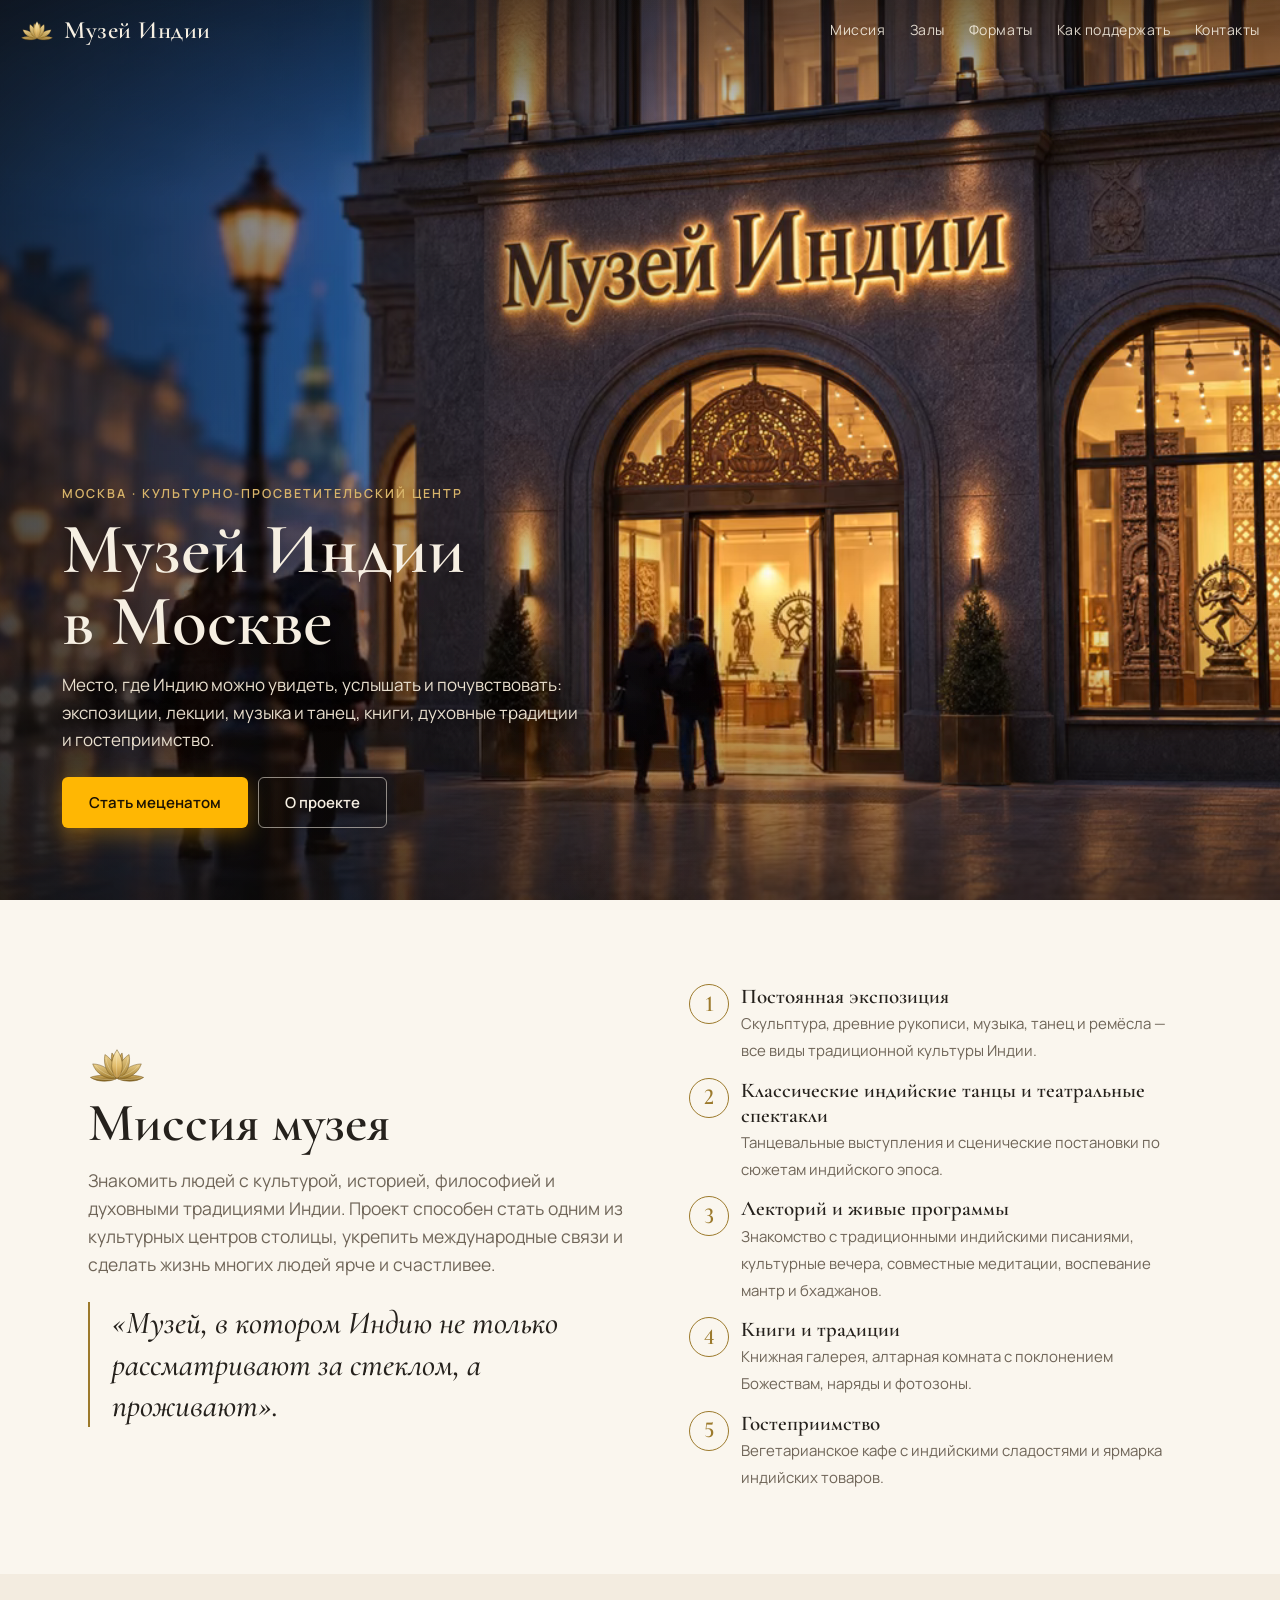
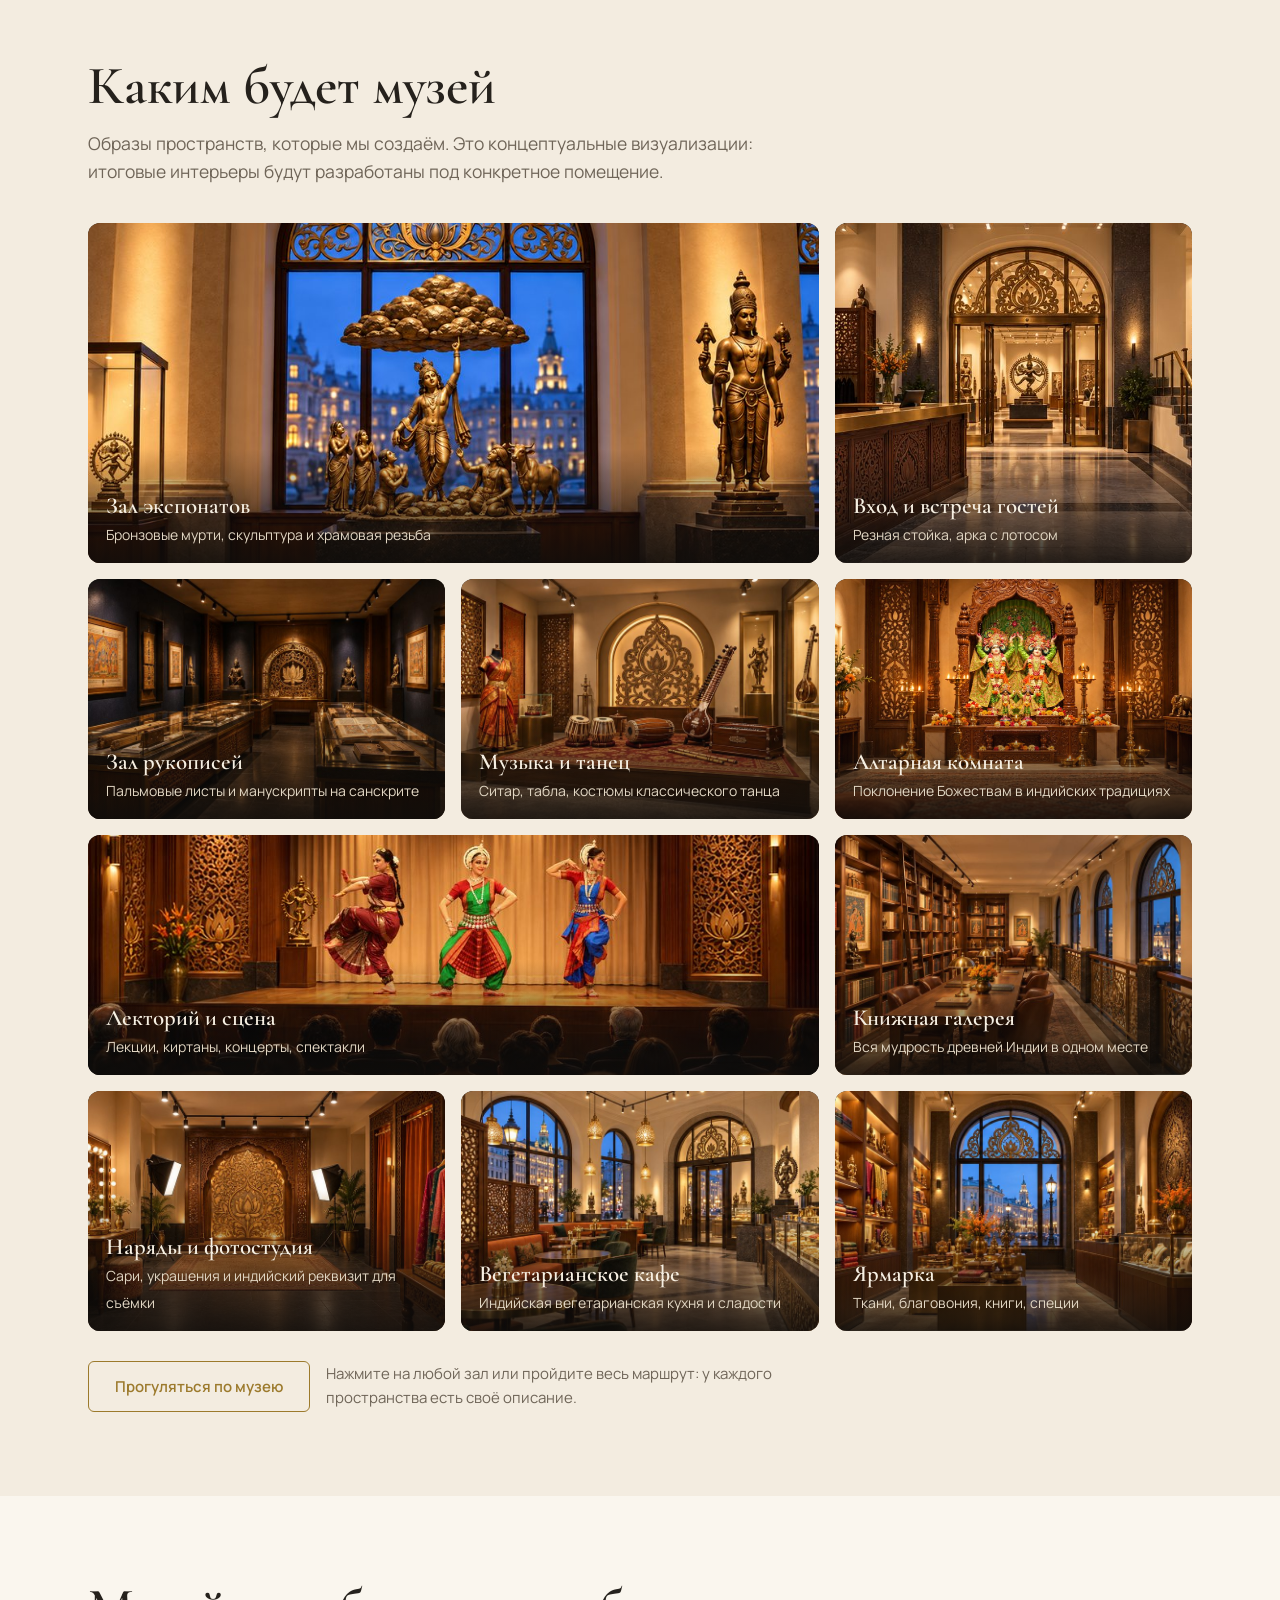
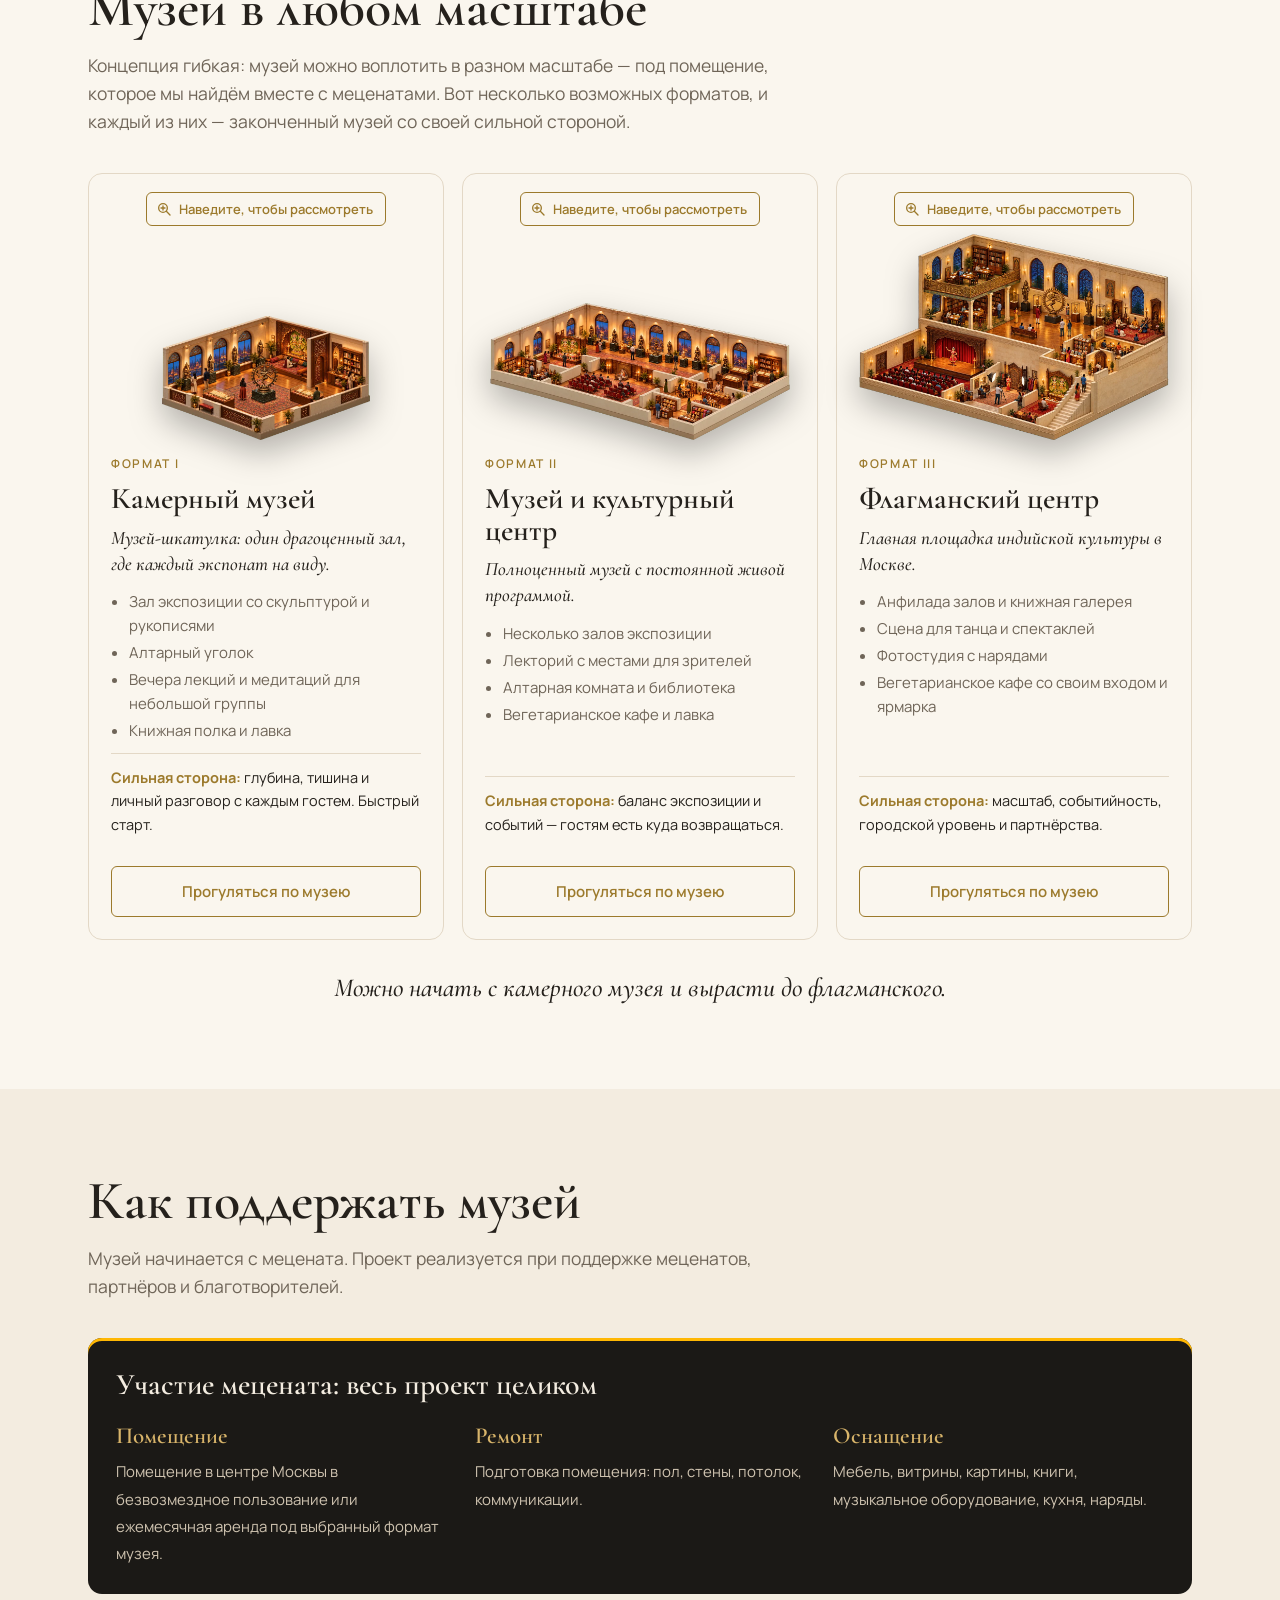
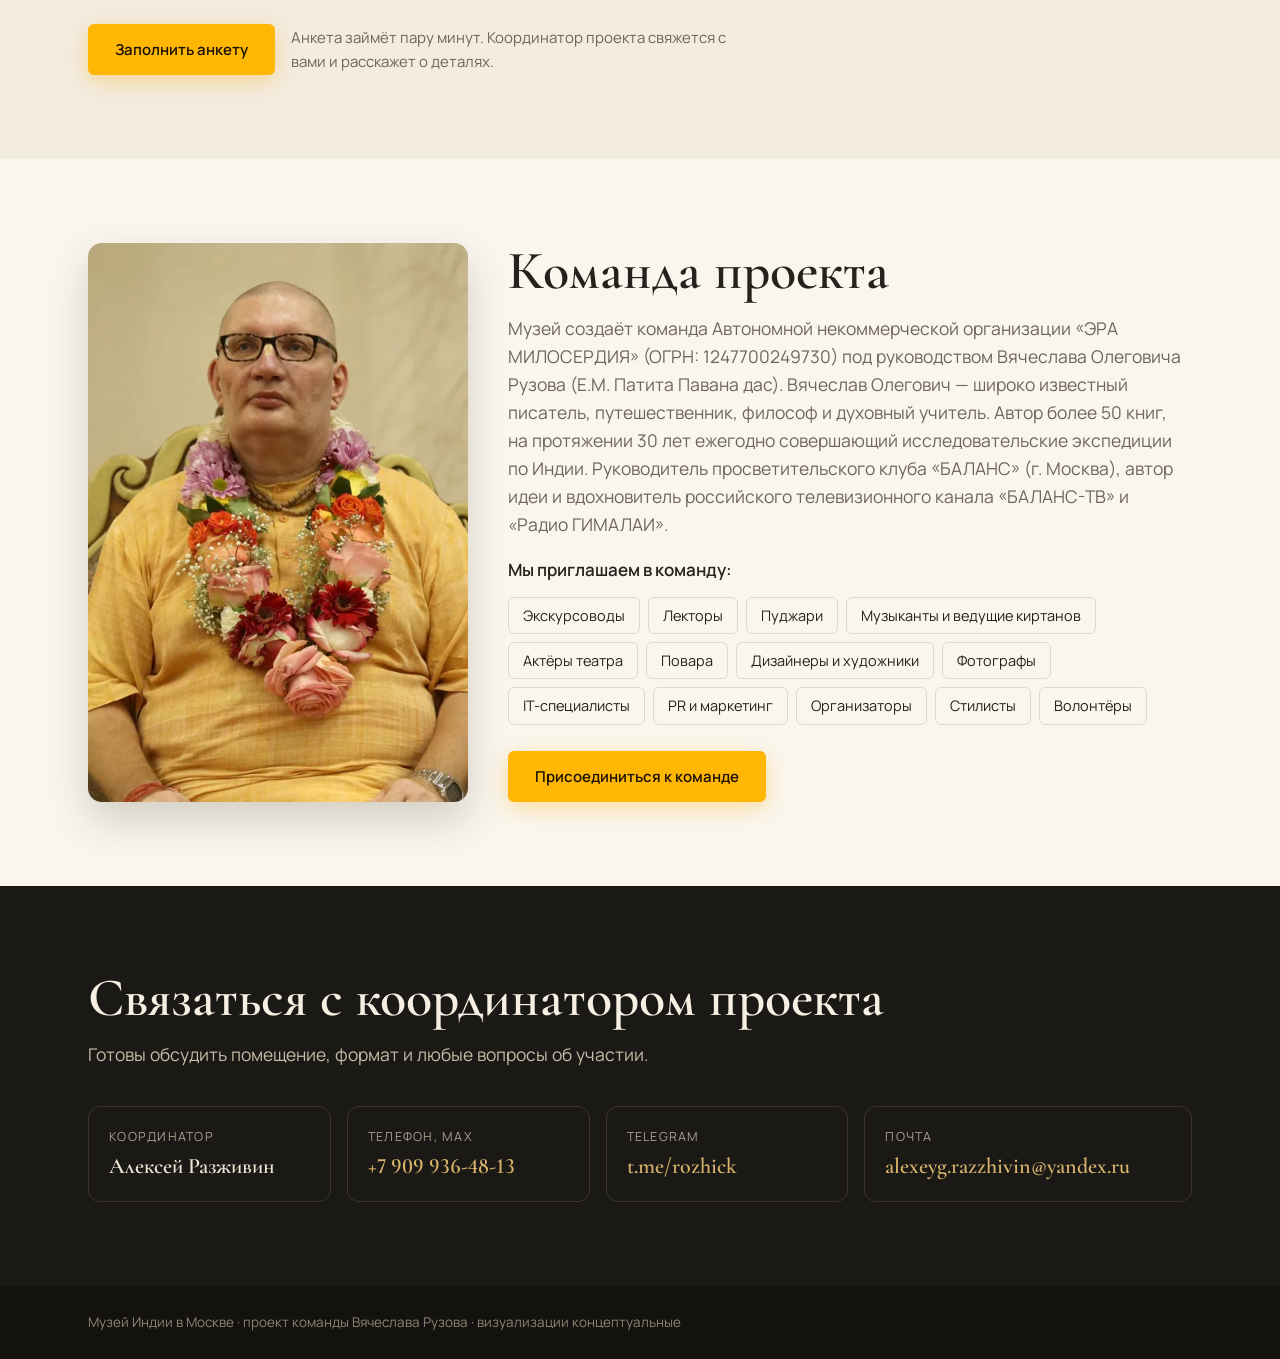
<file: index.html>
<!doctype html>
<html lang="ru"><head><meta charset="utf-8">
<meta name="viewport" content="width=device-width,initial-scale=1,viewport-fit=cover">
<title>Музей Индии в Москве</title>
<meta name="description" content="Музей Индии в Москве — культурно-просветительский центр. Приглашаем меценатов, партнёров и команду.">
<meta property="og:title" content="Музей Индии в Москве">
<meta property="og:description" content="Культурно-просветительский центр: культура, история, философия и духовные традиции Индии. Приглашаем меценатов и команду.">
<meta property="og:image" content="assets/img/hero-1280.jpg">
<link rel="preconnect" href="https://fonts.googleapis.com">
<link href="https://fonts.googleapis.com/css2?family=Cormorant+Garamond:ital,wght@0,500;0,600;1,500&family=Manrope:wght@400;500;600&display=swap" rel="stylesheet">
<style>
/* Layout: вечерний фасад на весь экран — дальше светлые «залы» одной колонкой; гранит, латунь и слоновая кость из фасада */
:root{--granite:#1b1916;--ivory:#f3ece0;--paper:#faf6ee;--ink:#25211c;--mute:#6f6558;--line:#e3d8c6;--brass:#9c7a2c;--brass-l:#d8b46a;--saffron:#c96421;
  --f-d:"Cormorant Garamond",Georgia,serif;--f-b:"Manrope",system-ui,-apple-system,"Segoe UI",sans-serif}
@media (prefers-color-scheme:dark){:root{--paper:#1d1a17;--ivory:#26221e;--ink:#efe7da;--mute:#a99d8d;--line:#3b342c;--brass:#d2a64e;color-scheme:dark}}
*{box-sizing:border-box}
html{scroll-behavior:smooth}
body{margin:0;background:var(--paper);color:var(--ink);font:17px/1.6 var(--f-b)}
a{color:inherit}
.wrap{max-width:1140px;margin:0 auto;padding-left:max(18px,env(safe-area-inset-left,0px));padding-right:max(18px,env(safe-area-inset-right,0px))}
:focus-visible{outline:2px solid var(--brass-l);outline-offset:3px}
/* главный экран */
.hero{position:relative;height:100svh;min-height:560px;max-height:1100px;overflow:hidden;color:#f6efe2;background:#14120f}
.hero-media,.hero-video{position:absolute;inset:0;width:100%;height:100%;object-fit:cover;object-position:58% 45%}
.hero::after{content:"";position:absolute;inset:0;pointer-events:none;background:linear-gradient(90deg,rgba(12,10,8,.74) 0%,rgba(12,10,8,.34) 32%,rgba(12,10,8,0) 56%),linear-gradient(180deg,rgba(12,10,8,.55) 0%,rgba(12,10,8,0) 22%,rgba(12,10,8,0) 66%,rgba(12,10,8,.62) 100%)}
.top{position:absolute;z-index:3;top:0;left:0;right:0;display:flex;align-items:center;gap:18px;padding:18px max(20px,env(safe-area-inset-right,0px)) 18px max(20px,env(safe-area-inset-left,0px))}
.logo{display:flex;align-items:center;gap:10px;font:600 25px/1 var(--f-d);letter-spacing:.02em;text-decoration:none}
.logo svg{width:34px;height:21px}
.menu{display:flex;gap:24px;margin-left:auto;font-size:14px;letter-spacing:.04em}
.menu a{text-decoration:none;opacity:.88}
.menu a:hover{opacity:1;color:var(--brass-l)}
/* левый край текста = начало слова «Музей» в логотипе: отступ шапки + значок лотоса 32px + промежуток 10px */
.hero-text{position:absolute;z-index:2;left:calc(max(20px,env(safe-area-inset-left,0px)) + 42px);bottom:clamp(30px,8vh,80px);max-width:min(520px,44%)}
.eyebrow{font-size:12.5px;letter-spacing:.16em;text-transform:uppercase;color:var(--brass-l);font-weight:600}
.eyebrow .nw{white-space:nowrap}
.hero h1{font:600 clamp(40px,5.6vw,72px)/1 var(--f-d);margin:10px 0 14px;text-wrap:balance}
.hero p{margin:0 0 24px;font-size:17px;color:#e9dfce;text-shadow:0 1px 12px rgba(0,0,0,.5)}
.btns{display:flex;flex-wrap:wrap;gap:10px}
.btn{display:inline-flex;align-items:center;gap:8px;padding:14px 26px;border-radius:6px;font:600 15px var(--f-b);text-decoration:none;border:1px solid transparent;cursor:pointer}
/* призыв к действию: насыщенный шафраново-жёлтый, ярче всех остальных цветов страницы */
.btn.gold,.btn.cta{background:#ffb703;color:#1b1203;box-shadow:0 6px 22px rgba(255,170,0,.35);transition:background .2s,transform .2s}
.btn.gold:hover,.btn.cta:hover{background:#ffc52e;transform:translateY(-1px)}
.btn.line{border-color:rgba(246,239,226,.55);color:#f6efe2}
.btn.dark{background:var(--ink);color:var(--paper)}
/* разделы */
section{padding-block:84px}
section.alt{background:var(--ivory)}
h2{font:600 clamp(34px,4.6vw,54px)/1.05 var(--f-d);margin:0 0 14px;text-wrap:balance}
.sub{color:var(--mute);max-width:62ch;margin:0 0 38px;font-size:17.5px}
.lotus{display:block;width:58px;height:36px;margin-bottom:12px}
.mission{display:grid;grid-template-columns:minmax(0,1.1fr) minmax(0,1fr);gap:48px;align-items:center}
.mission blockquote{margin:0;font:500 italic clamp(24px,2.6vw,32px)/1.3 var(--f-d);color:var(--ink);border-left:2px solid var(--brass);padding-left:22px}
.pillars{list-style:none;margin:0;padding:0;display:grid;gap:14px}
.pillars li{display:grid;grid-template-columns:40px 1fr;gap:12px;align-items:start}
.pillars b{display:block;font:600 21px/1.2 var(--f-d)}
.pillars span{color:var(--mute);font-size:15px}
.pillars i{font-style:normal;width:40px;height:40px;border-radius:50%;border:1px solid var(--brass);color:var(--brass);display:grid;place-items:center;font:600 23px/1 var(--f-d);font-variant-numeric:lining-nums;font-feature-settings:"lnum"}
/* залы */
.halls{display:grid;grid-template-columns:repeat(12,1fr);gap:16px}
.hall{position:relative;border-radius:12px;overflow:hidden;background:#1b1916;color:#f6efe2;min-height:240px;grid-column:span 4}
.hall.w{grid-column:span 8}
.hall.tall{min-height:340px}
.hall img{position:absolute;inset:0;width:100%;height:100%;object-fit:cover;transition:transform .6s}
.hall:hover img{transform:scale(1.04)}
.hall div{position:absolute;left:0;right:0;bottom:0;padding:44px 18px 16px;background:linear-gradient(180deg,rgba(15,13,11,0),rgba(15,13,11,.86))}
.hall b{display:block;font:600 23px/1.15 var(--f-d)}
.hall span{font-size:14px;color:#e2d7c4}
/* форматы */
/* миниатюры форматов вырезаны на прозрачном фоне и лежат прямо на карточке */
.fmt-model{position:relative;margin:-6px 0 4px}
.fmt-model img{width:100%;height:auto;aspect-ratio:3/2;object-fit:contain;object-position:center bottom;display:block;filter:drop-shadow(0 14px 16px rgba(0,0,0,.28))}
.formats{display:grid;grid-template-columns:repeat(3,minmax(0,1fr));gap:18px}
.fmt-model,.hall{cursor:pointer}
/* подсказка на миниатюре: модель открывается крупно при наведении — только там, где есть мышь */
.fmt-hint{display:none}
@media (hover:hover) and (pointer:fine){
  .fmt-model{padding-top:42px}
  .fmt-model img{transition:transform .35s ease,filter .35s ease}
  .fmt-model:hover img{transform:translateY(-5px) scale(1.03);filter:drop-shadow(0 22px 22px rgba(0,0,0,.34))}
  .fmt-hint{position:absolute;top:0;left:50%;transform:translateX(-50%);display:inline-flex;align-items:center;gap:7px;padding:6px 12px 6px 9px;border:1px solid var(--brass);border-radius:6px;background:var(--paper);color:var(--brass);font-size:13px;font-weight:600;white-space:nowrap;pointer-events:none;transition:background .2s,color .2s}
  .fmt-hint svg{width:16px;height:16px;fill:none;stroke:currentColor;stroke-width:2;stroke-linecap:round}
  .fmt-model:hover .fmt-hint{background:var(--brass);color:var(--paper)}
  .fmt-hint .spin{display:none;width:13px;height:13px;margin:1px 2px;border:2px solid currentColor;border-right-color:transparent;border-radius:50%;animation:fmt-spin .8s linear infinite}
  .fmt-hint .wait,.fmt-model.wait .fmt-hint .go,.fmt-model.wait .fmt-hint svg{display:none}
  .fmt-model.wait .fmt-hint .wait,.fmt-model.wait .fmt-hint .spin{display:inline-block}
  .fmt-hint.hello{animation:fmt-hello 1.4s ease-out 2}
}
@keyframes fmt-spin{to{transform:rotate(360deg)}}
@keyframes fmt-hello{0%{box-shadow:0 0 0 0 rgba(156,122,44,.5)}100%{box-shadow:0 0 0 12px rgba(156,122,44,0)}}
.hall::before{content:"Войти";position:absolute;z-index:2;top:12px;right:12px;padding:5px 11px;border-radius:6px;background:rgba(20,18,15,.75);color:#f6efe2;font-size:13px;opacity:0;transition:opacity .2s}
.hall:hover::before,.hall:focus-visible::before{opacity:1}
.btn.ghost{background:transparent;border-color:var(--brass);color:var(--brass);justify-content:center;transition:background .2s,color .2s}
.btn.ghost:hover{background:var(--brass);color:var(--paper)}
.fmt>.btn.ghost{margin-top:6px}
html.walking{overflow:hidden}
.walk{position:fixed;inset:0;z-index:60;display:grid;grid-template-columns:minmax(0,1fr) 350px;background:#14120f;color:#f3ece0}
.walk[hidden]{display:none}
.walk-stage{position:relative;display:grid;place-items:center;padding:24px;min-height:0}
.walk-frame{position:relative;width:min(100%,1200px,calc((100vh - 48px)*1.5));aspect-ratio:3/2;overflow:hidden;border-radius:10px;cursor:pointer;background:#1b1916}
.walk-frame img{position:absolute;inset:0;width:100%;height:100%;object-fit:cover}
.walk button{font-family:var(--f-b);cursor:pointer;color:inherit}
.walk-step,.walk-close{position:absolute;display:grid;place-items:center;width:46px;height:46px;border:1px solid rgba(246,239,226,.45);border-radius:6px;background:rgba(20,18,15,.72);font-size:22px;line-height:1}
.walk-step:hover,.walk-close:hover{border-color:var(--brass-l);color:var(--brass-l)}
.walk-step{top:50%;transform:translateY(-50%)}
.walk-step.prev{left:36px}
.walk-step.next{right:36px}
.walk-close{top:14px;right:16px;z-index:2}
.walk-info{display:flex;flex-direction:column;gap:12px;padding:70px 26px 24px;border-left:1px solid #3d362e;overflow:auto}
.walk-info small{font-size:12px;letter-spacing:.14em;text-transform:uppercase;color:var(--brass-l);font-weight:600}
.walk-info h3{font:600 32px/1.1 var(--f-d);margin:0}
.walk-info p{margin:0;font-size:15.5px;line-height:1.55;color:#e2d7c4}
.walk-info ol{list-style:none;margin:10px 0 0;padding:0;border-top:1px solid #3d362e}
.walk-info li button{display:block;width:100%;padding:8px 0;border:0;border-bottom:1px solid #3d362e;background:none;text-align:left;font-size:14px;color:#cfc3b0}
.walk-info li button:hover,.walk-info li button[aria-current]{color:var(--brass-l)}
.walk-info li button[aria-current]{font-weight:600}
@media (max-width:820px){.walk{grid-template-columns:minmax(0,1fr);grid-template-rows:auto minmax(0,1fr)}.walk-stage{padding:0}.walk-frame{width:100%;border-radius:0}.walk-step.prev{left:10px}.walk-step.next{right:10px}.walk-info{padding:18px 18px 24px;border-left:0}.walk-close{top:10px;right:10px}}
.lens{position:fixed;inset:0;z-index:50;display:grid;place-items:center;pointer-events:none;background:rgba(20,18,15,.88);opacity:0;visibility:hidden}
.lens.on{opacity:1;visibility:visible;transition:opacity .2s}
.lens-box{position:relative}
.lens-box>img{display:block;width:100%;filter:drop-shadow(0 24px 40px rgba(0,0,0,.5))}
.lens-box svg{position:absolute;inset:0;width:100%;height:100%;overflow:visible;pointer-events:none}
.lens .hold *{fill:transparent;stroke:none;cursor:pointer}
.lens.on .hold *{pointer-events:auto}
.lens-tag{position:absolute;transform:translate(-50%,-50%);padding:6px 16px;border:1px solid var(--brass-l);border-radius:6px;background:rgba(20,18,15,.9);color:#f6efe2;font:600 23px/1.2 var(--f-d);white-space:nowrap;pointer-events:none;opacity:0;transition:opacity .15s}
.lens-tag.on{opacity:1}
.lens-tag small{display:block;font:500 12px/1.3 var(--f-b);color:#d8cdb9}
.fmt{background:var(--paper);border:1px solid var(--line);border-radius:14px;padding:24px 22px 22px;display:flex;flex-direction:column;gap:10px}
section.alt .fmt{background:var(--paper)}
.fmt .tag{font-size:12px;letter-spacing:.14em;text-transform:uppercase;color:var(--brass);font-weight:600}
.fmt h3{font:600 30px/1.05 var(--f-d);margin:0}
.fmt .lead{font:500 italic 19px/1.35 var(--f-d);color:var(--ink);margin:0}
.fmt ul{margin:4px 0 0;padding-left:18px;color:var(--mute);font-size:15px}
.fmt ul li+li{margin-top:3px}
.fmt .plus{margin-top:auto;padding-top:12px;border-top:1px solid var(--line);font-size:14.5px}
.fmt .plus b{color:var(--brass)}
.grow{margin:30px 0 0;text-align:center;font:500 italic clamp(21px,2.2vw,26px)/1.35 var(--f-d)}
/* поддержка */
.patron{background:var(--granite);color:#f3ece0;border-radius:14px;box-shadow:inset 0 3px 0 #ffb703;padding:30px 28px 28px}
.patron h3{font:600 30px/1.1 var(--f-d);margin:0 0 22px}
.ways{display:grid;grid-template-columns:repeat(3,minmax(0,1fr));gap:28px}
.pat b{display:block;font:600 23px/1.15 var(--f-d);margin-bottom:8px;color:var(--brass-l)}
.pat span{color:#cfc3b0;font-size:15px}
.cta-row{display:flex;flex-wrap:wrap;align-items:center;gap:16px;margin-top:30px}
.cta-row p{margin:0;color:var(--mute);font-size:15px;max-width:52ch}
/* команда */
.leader{display:grid;grid-template-columns:380px minmax(0,1fr);gap:40px;align-items:stretch}
.leader .ph.photo{aspect-ratio:auto;position:relative}
.leader .ph.photo img{position:absolute;inset:0}
.leader .btn{display:flex;width:max-content}
.ph{aspect-ratio:4/5;border-radius:14px;border:1px dashed var(--brass);display:grid;place-items:center;text-align:center;color:var(--mute);font-size:14px;padding:20px;background:repeating-linear-gradient(45deg,transparent 0 12px,rgba(156,122,44,.06) 12px 24px)}
.ph.photo{display:block;padding:0;border:0;background:none;overflow:hidden;box-shadow:0 18px 40px rgba(40,25,8,.18)}
.ph.photo img{display:block;width:100%;height:100%;object-fit:cover;object-position:50% 18%}
.todo{display:inline-block;background:var(--saffron);color:#fff;font-size:11.5px;font-weight:600;letter-spacing:.06em;text-transform:uppercase;border-radius:4px;padding:2px 7px;vertical-align:middle}
.roles{display:flex;flex-wrap:wrap;gap:8px;margin:0 0 26px;padding:0;list-style:none}
.roles li{border:1px solid var(--line);border-radius:6px;padding:6px 14px;font-size:14.5px;background:var(--paper)}
/* контакты */
.contact{background:var(--granite);color:#efe6d6}
.contact h2{color:#f6efe2}
.contact .sub{color:#c7bba8}
.cgrid{display:grid;grid-template-columns:repeat(auto-fit,minmax(240px,1fr));gap:16px;margin-top:6px}
@media (min-width:1100px){.cgrid{grid-template-columns:repeat(3,minmax(0,1fr)) minmax(0,1.35fr)}}
.cbox b{overflow-wrap:anywhere}
.cbox b a{font-variant-numeric:lining-nums;font-feature-settings:"lnum"}
.cbox a{color:var(--brass-l);text-decoration:none}
.cbox{border:1px solid #3d362e;border-radius:12px;padding:20px}
.cbox small{display:block;color:#a99d8d;font-size:12.5px;letter-spacing:.1em;text-transform:uppercase;margin-bottom:6px}
.cbox b{font:600 22px var(--f-d)}
footer{background:#14120f;color:#8f8474;font-size:13.5px;padding-block:26px}
@media (max-width:980px){.leader{grid-template-columns:1fr;gap:28px}.leader .ph.photo{aspect-ratio:4/5;max-width:300px}.ways{grid-template-columns:1fr;gap:18px}.formats{grid-template-columns:1fr}.mission{grid-template-columns:1fr;gap:28px}}
@media (max-width:760px){.menu{display:none}
  /* телефон: видео — кадр сверху высотой --mh (вывеска и вход целиком), над ним лёгкое затемнение под логотип и подпись;
     к низу кадр плавно уходит в сплошной фон, на нём заголовок, текст и кнопки */
  .hero{--mh:clamp(320px,110vw,58svh);height:auto;min-height:0;max-height:none}
  .hero-media,.hero-video{height:var(--mh);bottom:auto;object-position:70% 50%}
  .hero::after{bottom:auto;height:var(--mh);background:linear-gradient(180deg,rgba(12,10,8,.72) 0,rgba(12,10,8,.5) 52px,rgba(12,10,8,0) 108px),linear-gradient(180deg,rgba(20,18,15,0) 52%,rgba(20,18,15,.12) 62%,rgba(20,18,15,.4) 74%,rgba(20,18,15,.72) 85%,rgba(20,18,15,.93) 94%,#14120f 100%)}
  .hero-text{position:relative;left:auto;right:auto;bottom:auto;max-width:none;padding:calc(var(--mh) - 18px) max(20px,env(safe-area-inset-right,0px)) 40px max(20px,env(safe-area-inset-left,0px))}
  .hero .eyebrow{position:absolute;top:54px;left:max(20px,env(safe-area-inset-left,0px));right:max(20px,env(safe-area-inset-right,0px));font-size:11px;line-height:1.5;letter-spacing:.12em;text-shadow:0 1px 8px rgba(0,0,0,.75)}
  .hero h1{margin-top:0}
  .hero p{font-size:15px;line-height:1.45;margin-bottom:22px;text-shadow:none}
  .hero .btn{padding-inline:22px}
  .hall,.hall.w{grid-column:span 12;min-height:220px}.leader{grid-template-columns:1fr}.ph{max-width:260px}.leader .ph.photo{aspect-ratio:4/5}section{padding-block:60px}}
@media (max-width:370px){.hero .eyebrow{font-size:10.5px;letter-spacing:.1em}}
@media (prefers-reduced-motion:reduce){html{scroll-behavior:auto}.hall img,.fmt-model img{transition:none}.fmt-model:hover img{transform:none}.fmt-hint.hello{animation:none}}
</style></head><body>
<svg width="0" height="0" style="position:absolute" aria-hidden="true" focusable="false"><defs>
<linearGradient id="lt-back" x1="0" y1="0" x2="0" y2="1"><stop offset="0" stop-color="#d4ae5f"/><stop offset="1" stop-color="#80611f"/></linearGradient>
<linearGradient id="lt-mid" x1="0" y1="0" x2="0" y2="1"><stop offset="0" stop-color="#ecd08c"/><stop offset="1" stop-color="#a07c2e"/></linearGradient>
<linearGradient id="lt-front" x1="0" y1="0" x2="0" y2="1"><stop offset="0" stop-color="#fbebbb"/><stop offset=".55" stop-color="#e2bd6c"/><stop offset="1" stop-color="#b08436"/></linearGradient>
<symbol id="lotus-icon" viewBox="0 0 64 40">
<g stroke="#6b4f18" stroke-width=".7" stroke-linejoin="round" stroke-opacity=".75">
<g id="lt-half">
<path d="M31 35.5C22.6 39 10.6 39.2 2.4 33.8c8.4-3.4 20.6-2.8 28.6 1.7Z" fill="url(#lt-back)"/>
<path d="M30.6 35C19.4 36 8.8 30 5 18.8c10.8.2 20.8 6.8 25.6 16.2Z" fill="url(#lt-mid)"/>
<path d="M31.6 34.5C26 28 24.2 17 26.4 6.6c4.6 5.6 6.4 16 5.2 27.9Z" fill="url(#lt-back)"/>
<path d="M31.3 35C21.6 32 16.2 20.6 18.6 8.4c8.2 5 13.9 15.4 12.7 26.6Z" fill="url(#lt-mid)"/>
</g>
<use href="#lt-half" transform="matrix(-1 0 0 1 64 0)"/>
<path d="M32 35.6C24.4 28.4 23.8 14.8 32 3c8.2 11.8 7.6 25.4 0 32.6Z" fill="url(#lt-front)"/>
</g>
<g fill="none" stroke="#fff4d2" stroke-width=".55" stroke-linecap="round" stroke-opacity=".6">
<path d="M32 33C31.2 25 31.2 14.5 32 7.2"/>
<path id="lt-veins" d="M30.3 32.4C24.4 27.4 20.6 19.4 19.8 12.2M29.4 33.6C21.4 31.4 13.2 27 8 20.8M29.8 35.7C21.6 36.8 12.4 36.2 5 33.9"/>
<use href="#lt-veins" transform="matrix(-1 0 0 1 64 0)"/>
</g>
</symbol>
</defs></svg>

<header class="hero" id="glavnaya">
  <picture>
    <source type="image/webp" srcset="assets/img/hero-1280.webp 1280w, assets/img/hero-1920.webp 1920w" sizes="100vw">
    <img class="hero-media" src="assets/img/hero-1920.jpg" srcset="assets/img/hero-1280.jpg 1280w, assets/img/hero-1920.jpg 1920w" sizes="100vw" alt="Вечерний фасад будущего Музея Индии" fetchpriority="high">
  </picture>
  <video class="hero-video" id="hero-video" data-base="assets/video/hero-loop" muted playsinline loop preload="auto" hidden></video>
  <div class="top">
    <a class="logo" href="#glavnaya"><svg viewBox="0 0 64 40" aria-hidden="true"><use href="#lotus-icon"/></svg>Музей Индии</a>
    <nav class="menu" aria-label="Разделы"><a href="#missiya">Миссия</a><a href="#zaly">Залы</a><a href="#formaty">Форматы</a><a href="#podderzhka">Как поддержать</a><a href="#kontakty">Контакты</a></nav>
  </div>
  <div class="hero-text">
    <div class="eyebrow">Москва · <span class="nw">культурно-просветительский центр</span></div>
    <h1>Музей Индии в Москве</h1>
    <p>Место, где Индию можно увидеть, услышать и почувствовать: экспозиции, лекции, музыка и танец, книги, духовные традиции и гостеприимство.</p>
    <div class="btns"><a class="btn gold" href="#podderzhka">Стать меценатом</a><a class="btn line" href="#missiya">О проекте</a></div>
  </div>
</header>

<section id="missiya">
  <div class="wrap mission">
    <div>
      <svg class="lotus" viewBox="0 0 64 40" aria-hidden="true"><use href="#lotus-icon"/></svg>
      <h2>Миссия музея</h2>
      <p class="sub" style="margin-bottom:24px">Знакомить людей с культурой, историей, философией и духовными традициями Индии. Проект способен стать одним из культурных центров столицы, укрепить международные связи и сделать жизнь многих людей ярче и счастливее.</p>
      <blockquote>«Музей, в котором Индию не только рассматривают за стеклом, а проживают».</blockquote>
    </div>
    <ul class="pillars">
      <li><i>1</i><div><b>Постоянная экспозиция</b><span>Скульптура, древние рукописи, музыка, танец и ремёсла — все виды традиционной культуры Индии.</span></div></li>
      <li><i>2</i><div><b>Классические индийские танцы и театральные спектакли</b><span>Танцевальные выступления и сценические постановки по сюжетам индийского эпоса.</span></div></li>
      <li><i>3</i><div><b>Лекторий и живые программы</b><span>Знакомство с традиционными индийскими писаниями, культурные вечера, совместные медитации, воспевание мантр и бхаджанов.</span></div></li>
      <li><i>4</i><div><b>Книги и традиции</b><span>Книжная галерея, алтарная комната с поклонением Божествам, наряды и фотозоны.</span></div></li>
      <li><i>5</i><div><b>Гостеприимство</b><span>Вегетарианское кафе с индийскими сладостями и ярмарка индийских товаров.</span></div></li>
    </ul>
  </div>
</section>

<section id="zaly" class="alt">
  <div class="wrap">
    <h2>Каким будет музей</h2>
    <p class="sub">Образы пространств, которые мы создаём. Это концептуальные визуализации: итоговые интерьеры будут разработаны под конкретное помещение.</p>
    <div class="halls">
      <article class="hall w tall"><img src="assets/img/zaly/glavny.jpg" alt="" loading="lazy"><div><b>Зал экспонатов</b><span>Бронзовые мурти, скульптура и храмовая резьба</span></div></article>
      <article class="hall"><img src="assets/img/zaly/vestibul.jpg" alt="" loading="lazy"><div><b>Вход и встреча гостей</b><span>Резная стойка, арка с лотосом</span></div></article>
      <article class="hall"><img src="assets/img/zaly/rukopisi.jpg" alt="" loading="lazy"><div><b>Зал рукописей</b><span>Пальмовые листы и манускрипты на санскрите</span></div></article>
      <article class="hall"><img src="assets/img/zaly/muzyka.jpg" alt="" loading="lazy"><div><b>Музыка и танец</b><span>Ситар, табла, костюмы классического танца</span></div></article>
      <article class="hall"><img src="assets/img/zaly/altar.jpg" alt="" loading="lazy"><div><b>Алтарная комната</b><span>Поклонение Божествам в индийских традициях</span></div></article>
      <article class="hall w"><img src="assets/img/zaly/zal.jpg" alt="" loading="lazy"><div><b>Лекторий и сцена</b><span>Лекции, киртаны, концерты, спектакли</span></div></article>
      <article class="hall"><img src="assets/img/zaly/biblioteka.jpg" alt="" loading="lazy"><div><b>Книжная галерея</b><span>Вся мудрость древней Индии в одном месте</span></div></article>
      <article class="hall"><img src="assets/img/zaly/foto.jpg" alt="" loading="lazy"><div><b>Наряды и фотостудия</b><span>Сари, украшения и индийский реквизит для съёмки</span></div></article>
      <article class="hall"><img src="assets/img/zaly/chaynaya.jpg" alt="" loading="lazy"><div><b>Вегетарианское кафе</b><span>Индийская вегетарианская кухня и сладости</span></div></article>
      <article class="hall"><img src="assets/img/zaly/lavka.jpg" alt="" loading="lazy"><div><b>Ярмарка</b><span>Ткани, благовония, книги, специи</span></div></article>
    </div>
    <div class="cta-row">
      <button class="btn ghost" type="button" data-walk="all">Прогуляться по музею</button>
      <p>Нажмите на любой зал или пройдите весь маршрут: у каждого пространства есть своё описание.</p>
    </div>
  </div>
</section>

<section id="formaty">
  <div class="wrap">
    <h2>Музей в любом масштабе</h2>
    <p class="sub">Концепция гибкая: музей можно воплотить в разном масштабе — под помещение, которое мы найдём вместе с меценатами. Вот несколько возможных форматов, и каждый из них — законченный музей со своей сильной стороной.</p>
    <div class="formats">
      <article class="fmt">
        <div class="fmt-model" data-format="kamerny">
          <img src="assets/img/formaty/kamerny.webp" alt="Камерный музей: один зал" loading="lazy">
          <span class="fmt-hint" aria-hidden="true"><svg viewBox="0 0 24 24"><circle cx="10.5" cy="10.5" r="6.5"/><path d="M15.5 15.5 21 21M10.5 7.5v6M7.5 10.5h6"/></svg><i class="spin"></i><span class="go">Наведите, чтобы рассмотреть</span><span class="wait">Загружается…</span></span>
        </div>
        <div class="tag">Формат I</div>
        <h3>Камерный музей</h3>
        <p class="lead">Музей-шкатулка: один драгоценный зал, где каждый экспонат на виду.</p>
        <ul><li>Зал экспозиции со скульптурой и рукописями</li><li>Алтарный уголок</li><li>Вечера лекций и медитаций для небольшой группы</li><li>Книжная полка и лавка</li></ul>
        <p class="plus"><b>Сильная сторона:</b> глубина, тишина и личный разговор с каждым гостем. Быстрый старт.</p>
        <button class="btn ghost" type="button" data-walk="kamerny">Прогуляться по музею</button>
      </article>
      <article class="fmt">
        <div class="fmt-model" data-format="centr">
          <img src="assets/img/formaty/centr.webp" alt="Музей и культурный центр: несколько залов" loading="lazy">
          <span class="fmt-hint" aria-hidden="true"><svg viewBox="0 0 24 24"><circle cx="10.5" cy="10.5" r="6.5"/><path d="M15.5 15.5 21 21M10.5 7.5v6M7.5 10.5h6"/></svg><i class="spin"></i><span class="go">Наведите, чтобы рассмотреть</span><span class="wait">Загружается…</span></span>
        </div>
        <div class="tag">Формат II</div>
        <h3>Музей и культурный центр</h3>
        <p class="lead">Полноценный музей с постоянной живой программой.</p>
        <ul><li>Несколько залов экспозиции</li><li>Лекторий с местами для зрителей</li><li>Алтарная комната и библиотека</li><li>Вегетарианское кафе и лавка</li></ul>
        <p class="plus"><b>Сильная сторона:</b> баланс экспозиции и событий — гостям есть куда возвращаться.</p>
        <button class="btn ghost" type="button" data-walk="centr">Прогуляться по музею</button>
      </article>
      <article class="fmt">
        <div class="fmt-model" data-format="flagman">
          <img src="assets/img/formaty/flagman.webp" alt="Флагманский центр на двух уровнях" loading="lazy">
          <span class="fmt-hint" aria-hidden="true"><svg viewBox="0 0 24 24"><circle cx="10.5" cy="10.5" r="6.5"/><path d="M15.5 15.5 21 21M10.5 7.5v6M7.5 10.5h6"/></svg><i class="spin"></i><span class="go">Наведите, чтобы рассмотреть</span><span class="wait">Загружается…</span></span>
        </div>
        <div class="tag">Формат III</div>
        <h3>Флагманский центр</h3>
        <p class="lead">Главная площадка индийской культуры в Москве.</p>
        <ul><li>Анфилада залов и книжная галерея</li><li>Сцена для танца и спектаклей</li><li>Фотостудия с нарядами</li><li>Вегетарианское кафе со своим входом и ярмарка</li></ul>
        <p class="plus"><b>Сильная сторона:</b> масштаб, событийность, городской уровень и партнёрства.</p>
        <button class="btn ghost" type="button" data-walk="flagman">Прогуляться по музею</button>
      </article>
    </div>
    <p class="grow">Можно начать с камерного музея и вырасти до флагманского.</p>
  </div>
</section>

<section id="podderzhka" class="alt">
  <div class="wrap">
    <h2>Как поддержать музей</h2>
    <p class="sub">Музей начинается с мецената. Проект реализуется при поддержке меценатов, партнёров и благотворителей.</p>
    <div class="patron">
      <h3>Участие мецената: весь проект целиком</h3>
      <div class="ways">
        <div class="pat"><b>Помещение</b><span>Помещение в центре Москвы в безвозмездное пользование или ежемесячная аренда под выбранный формат музея.</span></div>
        <div class="pat"><b>Ремонт</b><span>Подготовка помещения: пол, стены, потолок, коммуникации.</span></div>
        <div class="pat"><b>Оснащение</b><span>Мебель, витрины, картины, книги, музыкальное оборудование, кухня, наряды.</span></div>
      </div>
    </div>
    <div class="cta-row">
      <a class="btn cta" href="https://forms.yandex.ru/u/6ae83d244a052d00268c4ec5" target="_blank" rel="noopener">Заполнить анкету</a>
      <p>Анкета займёт пару минут. Координатор проекта свяжется с вами и расскажет о деталях.</p>
    </div>
  </div>
</section>

<section id="komanda">
  <div class="wrap leader">
    <picture class="ph photo">
      <source type="image/webp" srcset="assets/img/rukovoditel-480.webp 480w, assets/img/rukovoditel.webp 752w" sizes="(max-width:760px) 260px, 380px">
      <img src="assets/img/rukovoditel.jpg" srcset="assets/img/rukovoditel-480.jpg 480w, assets/img/rukovoditel.jpg 752w" sizes="(max-width:760px) 260px, 380px" alt="Вячеслав Рузов, руководитель проекта" loading="lazy">
    </picture>
    <div>
      <h2>Команда проекта</h2>
      <p class="sub" style="margin-bottom:18px">Музей создаёт команда Автономной некоммерческой организации «ЭРА МИЛОСЕРДИЯ» (ОГРН: 1247700249730) под руководством Вячеслава Олеговича Рузова (Е.М. Патита Павана дас). Вячеслав Олегович — широко известный писатель, путешественник, философ и духовный учитель. Автор более 50 книг, на протяжении 30 лет ежегодно совершающий исследовательские экспедиции по Индии. Руководитель просветительского клуба «БАЛАНС» (г. Москва), автор идеи и вдохновитель российского телевизионного канала «БАЛАНС-ТВ» и «Радио ГИМАЛАИ».</p>
      <p style="margin:0 0 14px;font-weight:600">Мы приглашаем в команду:</p>
      <ul class="roles">
        <li>Экскурсоводы</li><li>Лекторы</li><li>Пуджари</li><li>Музыканты и ведущие киртанов</li><li>Актёры театра</li><li>Повара</li><li>Дизайнеры и художники</li><li>Фотографы</li><li>IT-специалисты</li><li>PR и маркетинг</li><li>Организаторы</li><li>Стилисты</li><li>Волонтёры</li>
      </ul>
      <a class="btn cta" href="https://forms.yandex.ru/u/6abe0e7e95add51006759697" target="_blank" rel="noopener">Присоединиться к команде</a>
    </div>
  </div>
</section>

<section id="kontakty" class="contact">
  <div class="wrap">
    <h2>Связаться с координатором проекта</h2>
    <p class="sub">Готовы обсудить помещение, формат и любые вопросы об участии.</p>
    <div class="cgrid">
      <div class="cbox"><small>Координатор</small><b>Алексей Разживин</b></div>
      <div class="cbox"><small>Телефон, MAX</small><b><a href="tel:+79099364813">+7 909 936-48-13</a></b></div>
      <div class="cbox"><small>Telegram</small><b><a href="https://t.me/rozhick" target="_blank" rel="noopener">t.me/rozhick</a></b></div>
      <div class="cbox"><small>Почта</small><b><a href="mailto:alexeyg.razzhivin@yandex.ru">alexeyg.razzhivin@yandex.ru</a></b></div>
    </div>
  </div>
</section>

<footer><div class="wrap">Музей Индии в Москве · проект команды Вячеслава Рузова · визуализации концептуальные</div></footer>

<script src="assets/formaty-zones.js"></script>
<script>
const hv=document.getElementById("hero-video");
if(!matchMedia("(prefers-reduced-motion: reduce)").matches){
  // WebM (VP9) — основной и самый лёгкий; MP4 (H.264) — запасной
  const q=innerWidth*devicePixelRatio<1500?"720":"1080";
  for(const [ext,type] of [["webm",'video/webm; codecs="vp9"'],["mp4",'video/mp4; codecs="avc1.640028"']]){
    const s=document.createElement("source");s.src=`${hv.dataset.base}-${q}.${ext}`;s.type=type;hv.appendChild(s);
  }
  hv.addEventListener("canplay",()=>{hv.hidden=false;hv.play().catch(()=>{hv.hidden=true})},{once:true});
  hv.lastElementChild.addEventListener("error",()=>{hv.hidden=true});
  hv.load();
}
/* прогулка по музею: кадры залов с описаниями, у каждого формата свой маршрут. Это кадры, а не панорамы 360° */
const WALK={
  stops:{
    vestibul:["Вход и встреча гостей","Первая встреча с музеем: резная стойка, мраморный пол и арка с лотосом, за которой уже виден зал. Здесь гостей встречают и помогают выбрать маршрут."],
    glavny:["Зал экспонатов","Сердце экспозиции: скульптура у высоких окон с видом на вечернюю Москву. В центре Кришна поднимает холм Говардхан, укрывая пастухов и коров от ливня, а в витрине танцует в огненном круге Шива Натараджа."],
    rukopisi:["Зал рукописей","Пальмовые листы и манускрипты на санскрите в витринах, живопись на стенах. Тихий зал о том, как древняя Индия хранила и передавала знание."],
    muzyka:["Музыка и танец","Ситар, табла, барабаны и флейты рядом с костюмом классического танца. Инструменты и наряд разложены на помосте так, словно музыканты вот-вот выйдут на сцену."],
    altar:["Алтарная комната","Резной алтарь с Божествами, лампады и живые цветы. Поклонение Божествам в индийских традициях и место, где можно побыть в тишине."],
    zal:["Лекторий и сцена","Зал со сценой для лекций, киртанов, концертов и спектаклей. Здесь индийская культура оживает в классическом танце, музыке и живом слове."],
    biblioteka:["Книжная галерея","Книжные шкафы во всю стену, большой стол с лампами и арочные окна на город. Вся мудрость древней Индии в одном месте."],
    foto:["Наряды и фотостудия","Резной задник с лотосом, студийный свет, сари и украшения. Можно примерить наряд и сделать снимок в индийском образе."],
    chaynaya:["Вегетарианское кафе","Индийская вегетарианская кухня и сладости в витрине, мягкие диваны и вид на вечерний город. Здесь хорошо обсудить увиденное."],
    lavka:["Ярмарка","Ткани, благовония, книги и специи, украшения в витринах. Здесь можно выбрать частицу Индии и забрать её домой."]
  },
  routes:{
    all:{title:"Весь музей",stops:["vestibul","glavny","rukopisi","muzyka","altar","zal","biblioteka","foto","chaynaya","lavka"]},
    kamerny:{title:"Камерный музей",stops:["glavny","rukopisi","altar","biblioteka","lavka"]},
    centr:{title:"Музей и культурный центр",stops:["vestibul","glavny","rukopisi","altar","zal","biblioteka","chaynaya","lavka"]},
    flagman:{title:"Флагманский центр",stops:["vestibul","glavny","rukopisi","muzyka","altar","zal","biblioteka","foto","chaynaya","lavka"]}
  },
  zones:{   // комната на картинке формата -> кадр маршрута
    kamerny:{"Галерея скульптуры":"glavny","Алтарный уголок":"altar","Книги и лавка":"biblioteka","Зал экспозиции":"rukopisi"},
    centr:{"Зал экспонатов":"glavny","Зал рукописей":"rukopisi","Алтарная":"altar","Библиотека":"biblioteka","Лекторий":"zal","Вегетарианское кафе":"chaynaya","Лавка и вход":"lavka"},
    flagman:{"Сцена и зрительный зал":"zal","Фотостудия с нарядами":"foto","Алтарная":"altar","Лестница":"vestibul","Библиотека":"biblioteka","Антресоль библиотеки":"biblioteka","Главный зал экспонатов":"glavny","Комната киртана":"muzyka","Лавка":"lavka","Вегетарианское кафе":"chaynaya"}
  }
};
const openWalk=(()=>{
  const box=document.body.appendChild(Object.assign(document.createElement("div"),{className:"walk",hidden:true}));
  box.setAttribute("role","dialog");box.setAttribute("aria-modal","true");box.setAttribute("aria-label","Прогулка по музею");
  box.innerHTML=`<div class="walk-stage"><div class="walk-frame"></div><button class="walk-step prev" type="button" aria-label="Предыдущий зал">←</button><button class="walk-step next" type="button" aria-label="Следующий зал">→</button></div><div class="walk-info"><small></small><h3></h3><p></p><ol></ol></div><button class="walk-close" type="button" aria-label="Закрыть">×</button>`;
  const $=s=>box.querySelector(s),frame=$(".walk-frame"),list=$("ol"),calm=matchMedia("(prefers-reduced-motion: reduce)").matches;
  const src=k=>`assets/img/zaly/${k}.jpg`;
  let route=null,i=0,back=null;
  function show(n,dir){
    const len=route.stops.length;i=(n+len)%len;
    const k=route.stops[i],[name,text]=WALK.stops[k],old=frame.lastElementChild,img=new Image();
    img.src=src(k);img.alt=name;frame.append(img);
    if(calm){if(old)old.remove()}
    else{
      if(old){const m=getComputedStyle(old).transform,from=m==="none"?"":m+" ";
        old.animate([{opacity:1,transform:from+"scale(1)"},{opacity:0,transform:from+`scale(${dir<0?.9:1.2})`}],{duration:650,easing:"ease-in",fill:"forwards"}).onfinish=()=>old.remove();
        img.animate([{opacity:0},{opacity:1}],{duration:650})}
      img.animate([{transform:"scale(1)"},{transform:"scale(1.07)"}],{duration:14000,easing:"ease-out",fill:"forwards"});
    }
    $("small").textContent=`${route.title} · ${i+1} из ${len}`;$("h3").textContent=name;$("p").textContent=text;
    list.querySelectorAll("button").forEach((b,j)=>j===i?b.setAttribute("aria-current","true"):b.removeAttribute("aria-current"));
    [i+1,i-1].forEach(j=>{new Image().src=src(route.stops[(j+len)%len])});
  }
  function close(){box.hidden=true;document.documentElement.classList.remove("walking");frame.replaceChildren();if(back)back.focus({preventScroll:true})}
  $(".walk-close").addEventListener("click",close);
  $(".prev").addEventListener("click",()=>show(i-1,-1));
  $(".next").addEventListener("click",()=>show(i+1,1));
  frame.addEventListener("click",()=>show(i+1,1));
  list.addEventListener("click",e=>{const b=e.target.closest("button");if(b)show(+b.dataset.i,+b.dataset.i<i?-1:1)});
  addEventListener("keydown",e=>{
    if(box.hidden)return;
    if(e.key==="Escape")close();
    else if(e.key==="ArrowRight")show(i+1,1);
    else if(e.key==="ArrowLeft")show(i-1,-1);
    else if(e.key==="Tab"){const f=[...box.querySelectorAll("button")],a=document.activeElement;
      if(e.shiftKey&&a===f[0]){e.preventDefault();f[f.length-1].focus()}else if(!e.shiftKey&&a===f[f.length-1]){e.preventDefault();f[0].focus()}}
  });
  return (key,stop)=>{
    route=WALK.routes[key];back=document.activeElement;
    list.replaceChildren(...route.stops.map((k,j)=>{const li=document.createElement("li"),b=li.appendChild(document.createElement("button"));
      b.type="button";b.dataset.i=j;b.textContent=WALK.stops[k][0];return li}));
    frame.replaceChildren();box.hidden=false;document.documentElement.classList.add("walking");
    show(Math.max(0,route.stops.indexOf(stop)),1);$(".walk-close").focus({preventScroll:true});
  };
})();
document.querySelectorAll(".hall").forEach(h=>{
  const k=h.querySelector("img").getAttribute("src").match(/(\w+)\.jpg/)[1],go=()=>openWalk("all",k);
  h.tabIndex=0;h.setAttribute("role","button");h.setAttribute("aria-label","Войти: "+WALK.stops[k][0]);
  h.addEventListener("click",go);
  h.addEventListener("keydown",e=>{if(e.key==="Enter"||e.key===" "){e.preventDefault();go()}});
});
document.querySelectorAll("[data-walk]").forEach(b=>b.addEventListener("click",()=>openWalk(b.dataset.walk)));
document.querySelectorAll(".fmt-model").forEach(t=>t.addEventListener("click",()=>openWalk(t.dataset.format)));
/* форматы: при наведении мышью модель крупно поверх страницы. Окно держится, пока курсор на миниатюре или в контуре
   музея (SVG из assets/formaty-zones.js); внутри контура у каждой комнаты невидимая область: наведение показывает её подпись */
if(matchMedia("(hover:hover) and (pointer:fine)").matches&&window.FORMAT_ZONES){
  const el=(tag,attrs,parent)=>{const e=document.createElementNS("http://www.w3.org/2000/svg",tag);for(const k in attrs)e.setAttribute(k,attrs[k]);return parent.appendChild(e)};
  const lens=document.body.appendChild(Object.assign(document.createElement("div"),{className:"lens"}));
  const box=lens.appendChild(Object.assign(document.createElement("div"),{className:"lens-box"}));
  const big=box.appendChild(document.createElement("img"));big.alt="";
  const svg=el("svg",{},box);
  const tag=box.appendChild(Object.assign(document.createElement("div"),{className:"lens-tag"}));
  tag.innerHTML="<span></span><small>нажмите, чтобы войти</small>";
  const calm=matchMedia("(prefers-reduced-motion: reduce)").matches;
  let cur=null,timer=0,lit=null;
  const light=z=>{lit=z;tag.classList.toggle("on",!!z);if(!z)return;tag.firstChild.textContent=z.name;tag.style.left=z.label[0]+"%";tag.style.top=z.label[1]+"%"};
  const close=()=>{clearTimeout(timer);cur=null;light(null);lens.classList.remove("on")};
  function draw(d,name){
    svg.replaceChildren();svg.setAttribute("viewBox",`0 0 ${d.w} ${d.h}`);
    const hold=el("g",{class:"hold"},svg);
    el("polygon",{points:d.outline},hold);
    const hit=(p,i)=>{const h=el("polygon",{points:p},hold);
      h.addEventListener("mouseenter",()=>light(d.zones[i]));
      h.addEventListener("mouseleave",()=>{if(lit===d.zones[i])light(null)})};
    d.zones.forEach((z,i)=>z.tall.forEach(p=>hit(p,i)));   // сперва стены, сверху полы: пол всегда важнее чужой стены
    d.zones.forEach((z,i)=>hit(z.floor,i));
    hold.addEventListener("mouseenter",()=>clearTimeout(timer));
    hold.addEventListener("click",()=>{const stop=lit&&WALK.zones[name][lit.name];close();openWalk(name,stop)});
    hold.addEventListener("mouseleave",e=>{if(e.relatedTarget!==cur)close()});
  }
  /* крупные модели (~0,8 МБ на три) грузятся заранее: после загрузки страницы или когда раздел уже близко,
     чтобы при наведении окно открывалось сразу; если ещё не догрузились — на подсказке «Загружается…» */
  const models=[...document.querySelectorAll(".fmt-model")],bigs={};
  const fetchBig=name=>bigs[name]||(bigs[name]=(()=>{const im=new Image(),got=new Promise(r=>{im.onload=im.onerror=r});
    im.src=`assets/img/formaty/${name}-big.webp`;
    // decode() в фоновой вкладке может ждать до её открытия — не дольше 300 мс после загрузки
    return got.then(()=>Promise.race([im.decode().catch(()=>{}),new Promise(r=>setTimeout(r,300))])).then(()=>im)})());
  const preload=()=>models.forEach(t=>fetchBig(t.dataset.format));
  addEventListener("load",()=>setTimeout(preload,1200),{once:true});
  const near=new IntersectionObserver(es=>{if(es.some(e=>e.isIntersecting)){near.disconnect();preload()}},{rootMargin:"0px 0px 1500px 0px"});
  near.observe(document.getElementById("formaty"));
  // когда раздел впервые на экране — подсказки дважды мягко пульсируют, чтобы их заметили
  const seen=new IntersectionObserver(es=>{if(es.some(e=>e.isIntersecting)){seen.disconnect();
    models.forEach(t=>t.querySelector(".fmt-hint").classList.add("hello"))}},{threshold:.5});
  seen.observe(document.querySelector(".formats"));
  models.forEach(t=>{
    const name=t.dataset.format,src=`assets/img/formaty/${name}-big.webp`;
    t.addEventListener("click",close);
    t.addEventListener("mouseenter",async()=>{
      clearTimeout(timer);
      if(cur===t)return;
      cur=t;
      const ready=fetchBig(name);let done=false;ready.then(()=>{done=true;t.classList.remove("wait")});
      setTimeout(()=>{if(!done&&cur===t)t.classList.add("wait")},120);
      const [pre]=await Promise.all([ready,new Promise(r=>setTimeout(r,120))]);
      if(cur!==t||!pre.naturalWidth)return;
      const k=Math.min(1,innerWidth*.92/pre.naturalWidth,innerHeight*.9/pre.naturalHeight),w=pre.naturalWidth*k,r=t.getBoundingClientRect();
      light(null);draw(window.FORMAT_ZONES[name],name);big.src=src;box.style.width=w+"px";lens.classList.add("on");
      if(!calm)box.animate([{transform:`translate(${r.left+r.width/2-innerWidth/2}px,${r.top+r.height/2-innerHeight/2}px) scale(${r.width/w})`},{transform:"none"}],{duration:240,easing:"ease-out"});
    });
    // контур может быть в стороне от миниатюры: только курсору, идущему к нему, даём время дойти, иначе закрываем сразу
    t.addEventListener("mouseleave",e=>{
      t.classList.remove("wait");
      if(!lens.classList.contains("on")){cur=null;return}
      if(e.relatedTarget&&e.relatedTarget.closest&&e.relatedTarget.closest(".hold"))return;
      const r=t.getBoundingClientRect(),b=box.getBoundingClientRect();
      const toward=(e.clientX-r.left-r.width/2)*(b.left+b.width/2-r.left-r.width/2)+(e.clientY-r.top-r.height/2)*(b.top+b.height/2-r.top-r.height/2)>0;
      if(toward){clearTimeout(timer);timer=setTimeout(close,300)}else close();
    });
  });
  addEventListener("scroll",close,{passive:true});
  addEventListener("resize",close);
  addEventListener("keydown",e=>{if(e.key==="Escape")close()});
}
</script>
</body></html>
</file>
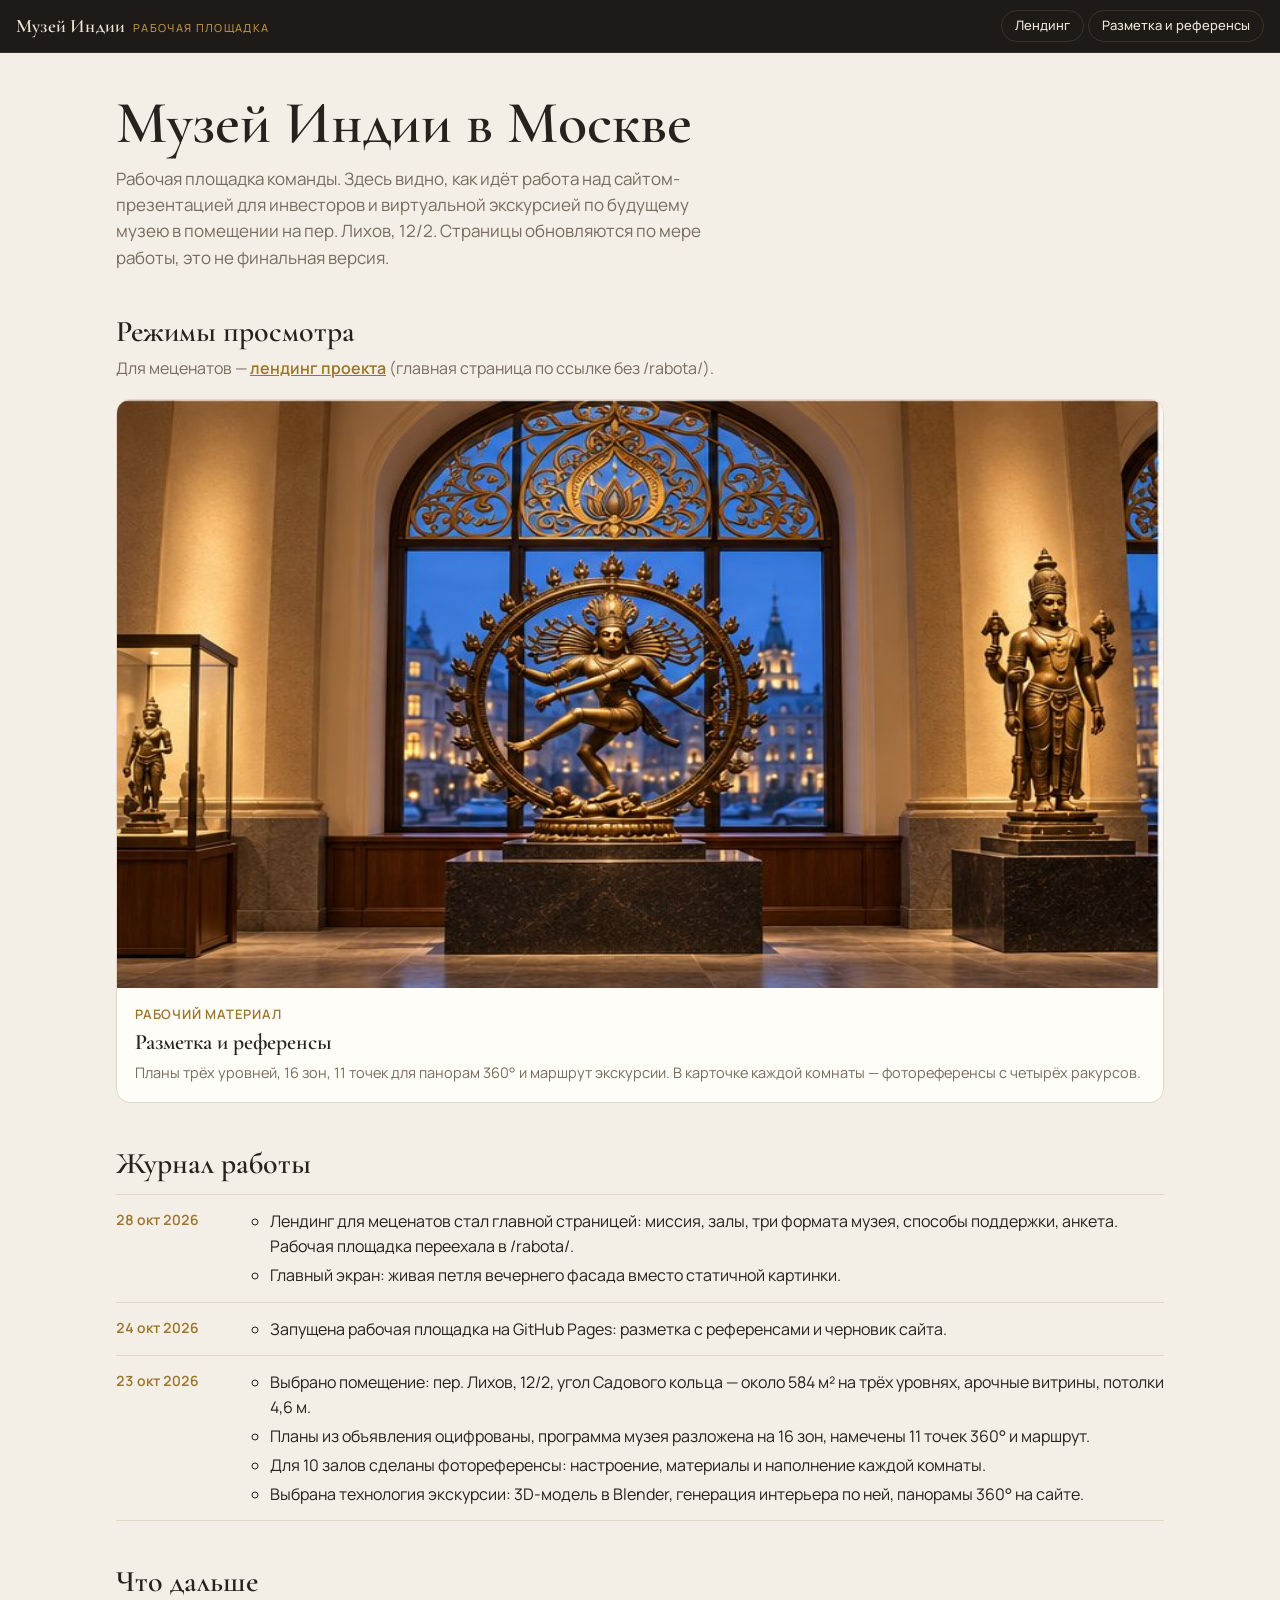
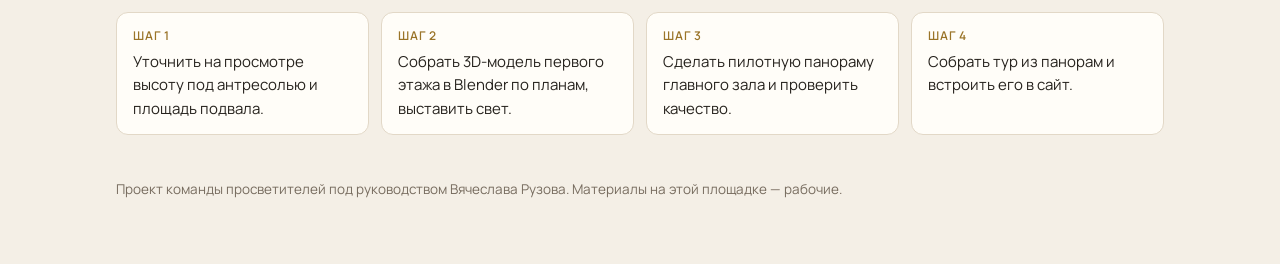
<file: rabota/index.html>
<!doctype html>
<html lang="ru"><head><meta charset="utf-8">
<meta name="viewport" content="width=device-width,initial-scale=1,viewport-fit=cover">
<title>Музей Индии · рабочая площадка</title>
<meta name="description" content="Ход работы над сайтом-презентацией и виртуальной экскурсией Музея Индии в Москве.">
<link rel="preconnect" href="https://fonts.googleapis.com">
<link href="https://fonts.googleapis.com/css2?family=Cormorant+Garamond:wght@500;600&family=Manrope:wght@400;500;600&display=swap" rel="stylesheet">
<link rel="stylesheet" href="../assets/hub.css">
<style>
/* Layout: одна колонка — вступление, два режима карточками, журнал работы и план следующих шагов */
:root{--bg:#f4efe6;--card:#fffdf8;--ink:#26221d;--mute:#776c5f;--line:#e2d8c7;--brass:#9a7428;
  --f-d:"Cormorant Garamond",Georgia,serif;--f-b:"Manrope",system-ui,-apple-system,"Segoe UI",sans-serif}
@media (prefers-color-scheme:dark){:root{--bg:#191714;--card:#221f1b;--ink:#eee6d9;--mute:#a69a8a;--line:#38312a;--brass:#d2a64e;color-scheme:dark}}
*{box-sizing:border-box}
body{margin:0;background:var(--bg);color:var(--ink);font:16px/1.55 var(--f-b)}
main{max-width:1080px;margin:0 auto;padding-block:40px 64px;padding-left:max(16px,env(safe-area-inset-left,0px));padding-right:max(16px,env(safe-area-inset-right,0px));display:flex;flex-direction:column;gap:44px}
h1{font:600 clamp(36px,6vw,60px)/1.02 var(--f-d);margin:0 0 12px;text-wrap:balance}
h2{font:600 30px/1.1 var(--f-d);margin:0 0 14px}
.lead{max-width:62ch;color:var(--mute);margin:0;font-size:17px}
.modes{display:grid;grid-template-columns:repeat(auto-fit,minmax(300px,1fr));gap:18px}
.mode{display:flex;flex-direction:column;background:var(--card);border:1px solid var(--line);border-radius:14px;overflow:hidden;color:inherit;text-decoration:none;transition:transform .2s,border-color .2s}
.mode:hover{transform:translateY(-2px);border-color:var(--brass)}
.mode:focus-visible{outline:2px solid var(--brass);outline-offset:3px}
.mode .pic{aspect-ratio:16/9;background-size:cover;background-position:center}
.mode .pic.q{background-size:200% 200%}
.mode .txt{padding:16px 18px 18px;display:flex;flex-direction:column;gap:6px}
.mode b{font:600 22px/1.15 var(--f-d)}
.mode span{color:var(--mute);font-size:14.5px}
.mode em{font-style:normal;color:var(--brass);font-weight:600;font-size:13px;letter-spacing:.06em;text-transform:uppercase}
.log{list-style:none;margin:0;padding:0;display:flex;flex-direction:column;border-top:1px solid var(--line)}
.log>li{display:grid;grid-template-columns:120px minmax(0,1fr);gap:16px;padding:14px 0;border-bottom:1px solid var(--line)}
.log ul li+li{margin-top:4px}
.log time{font-variant-numeric:tabular-nums;color:var(--brass);font-weight:600;font-size:14px}
.log ul{margin:0;padding-left:18px}
.next{display:grid;grid-template-columns:repeat(auto-fit,minmax(220px,1fr));gap:12px;counter-reset:n;list-style:none;padding:0;margin:0}
.next li{background:var(--card);border:1px solid var(--line);border-radius:12px;padding:14px 16px;font-size:15px}
.next li::before{counter-increment:n;content:"Шаг " counter(n);display:block;font-size:12px;letter-spacing:.08em;text-transform:uppercase;color:var(--brass);font-weight:600;margin-bottom:4px}
footer{color:var(--mute);font-size:13.5px}
@media (max-width:560px){.log>li{grid-template-columns:1fr;gap:4px}}
@media (prefers-reduced-motion:reduce){.mode{transition:none}}
</style></head><body>
<nav class="hub" aria-label="Режимы просмотра">
<a class="hub-brand" href="index.html">Музей Индии <span>рабочая площадка</span></a>
<div class="hub-modes"><a href="../index.html">Лендинг</a><a href="../razmetka/index.html">Разметка и референсы</a></div>
</nav>
<main>
<header>
  <h1>Музей Индии в Москве</h1>
  <p class="lead">Рабочая площадка команды. Здесь видно, как идёт работа над сайтом-презентацией для инвесторов и виртуальной экскурсией по будущему музею в помещении на пер. Лихов, 12/2. Страницы обновляются по мере работы, это не финальная версия.</p>
</header>

<section>
  <h2>Режимы просмотра</h2>
  <p style="margin:-6px 0 18px;color:var(--mute)">Для меценатов — <a href="../index.html" style="color:var(--brass);font-weight:600">лендинг проекта</a> (главная страница по ссылке без /rabota/).</p>
  <div class="modes">
    <a class="mode" href="../razmetka/index.html">
      <div class="pic q" style="background-image:url('../assets/referensy/glavny.jpg');background-position:0 100%"></div>
      <div class="txt"><em>Рабочий материал</em><b>Разметка и референсы</b><span>Планы трёх уровней, 16 зон, 11 точек для панорам 360° и маршрут экскурсии. В карточке каждой комнаты — фотореференсы с четырёх ракурсов.</span></div>
    </a>
  </div>
</section>

<section>
  <h2>Журнал работы</h2>
  <ol class="log" reversed>
    <li><time datetime="2026-10-28">28 окт 2026</time><ul><li>Лендинг для меценатов стал главной страницей: миссия, залы, три формата музея, способы поддержки, анкета. Рабочая площадка переехала в /rabota/.</li><li>Главный экран: живая петля вечернего фасада вместо статичной картинки.</li></ul></li>
    <li><time datetime="2026-10-24">24 окт 2026</time><ul><li>Запущена рабочая площадка на GitHub Pages: разметка с референсами и черновик сайта.</li></ul></li>
    <li><time datetime="2026-10-23">23 окт 2026</time><ul>
      <li>Выбрано помещение: пер. Лихов, 12/2, угол Садового кольца — около 584 м² на трёх уровнях, арочные витрины, потолки 4,6 м.</li>
      <li>Планы из объявления оцифрованы, программа музея разложена на 16 зон, намечены 11 точек 360° и маршрут.</li>
      <li>Для 10 залов сделаны фотореференсы: настроение, материалы и наполнение каждой комнаты.</li>
      <li>Выбрана технология экскурсии: 3D-модель в Blender, генерация интерьера по ней, панорамы 360° на сайте.</li>
    </ul></li>
  </ol>
</section>

<section>
  <h2>Что дальше</h2>
  <ol class="next">
    <li>Уточнить на просмотре высоту под антресолью и площадь подвала.</li>
    <li>Собрать 3D-модель первого этажа в Blender по планам, выставить свет.</li>
    <li>Сделать пилотную панораму главного зала и проверить качество.</li>
    <li>Собрать тур из панорам и встроить его в сайт.</li>
  </ol>
</section>

<footer>Проект команды просветителей под руководством Вячеслава Рузова. Материалы на этой площадке — рабочие.</footer>
</main>
</body></html>
</file>
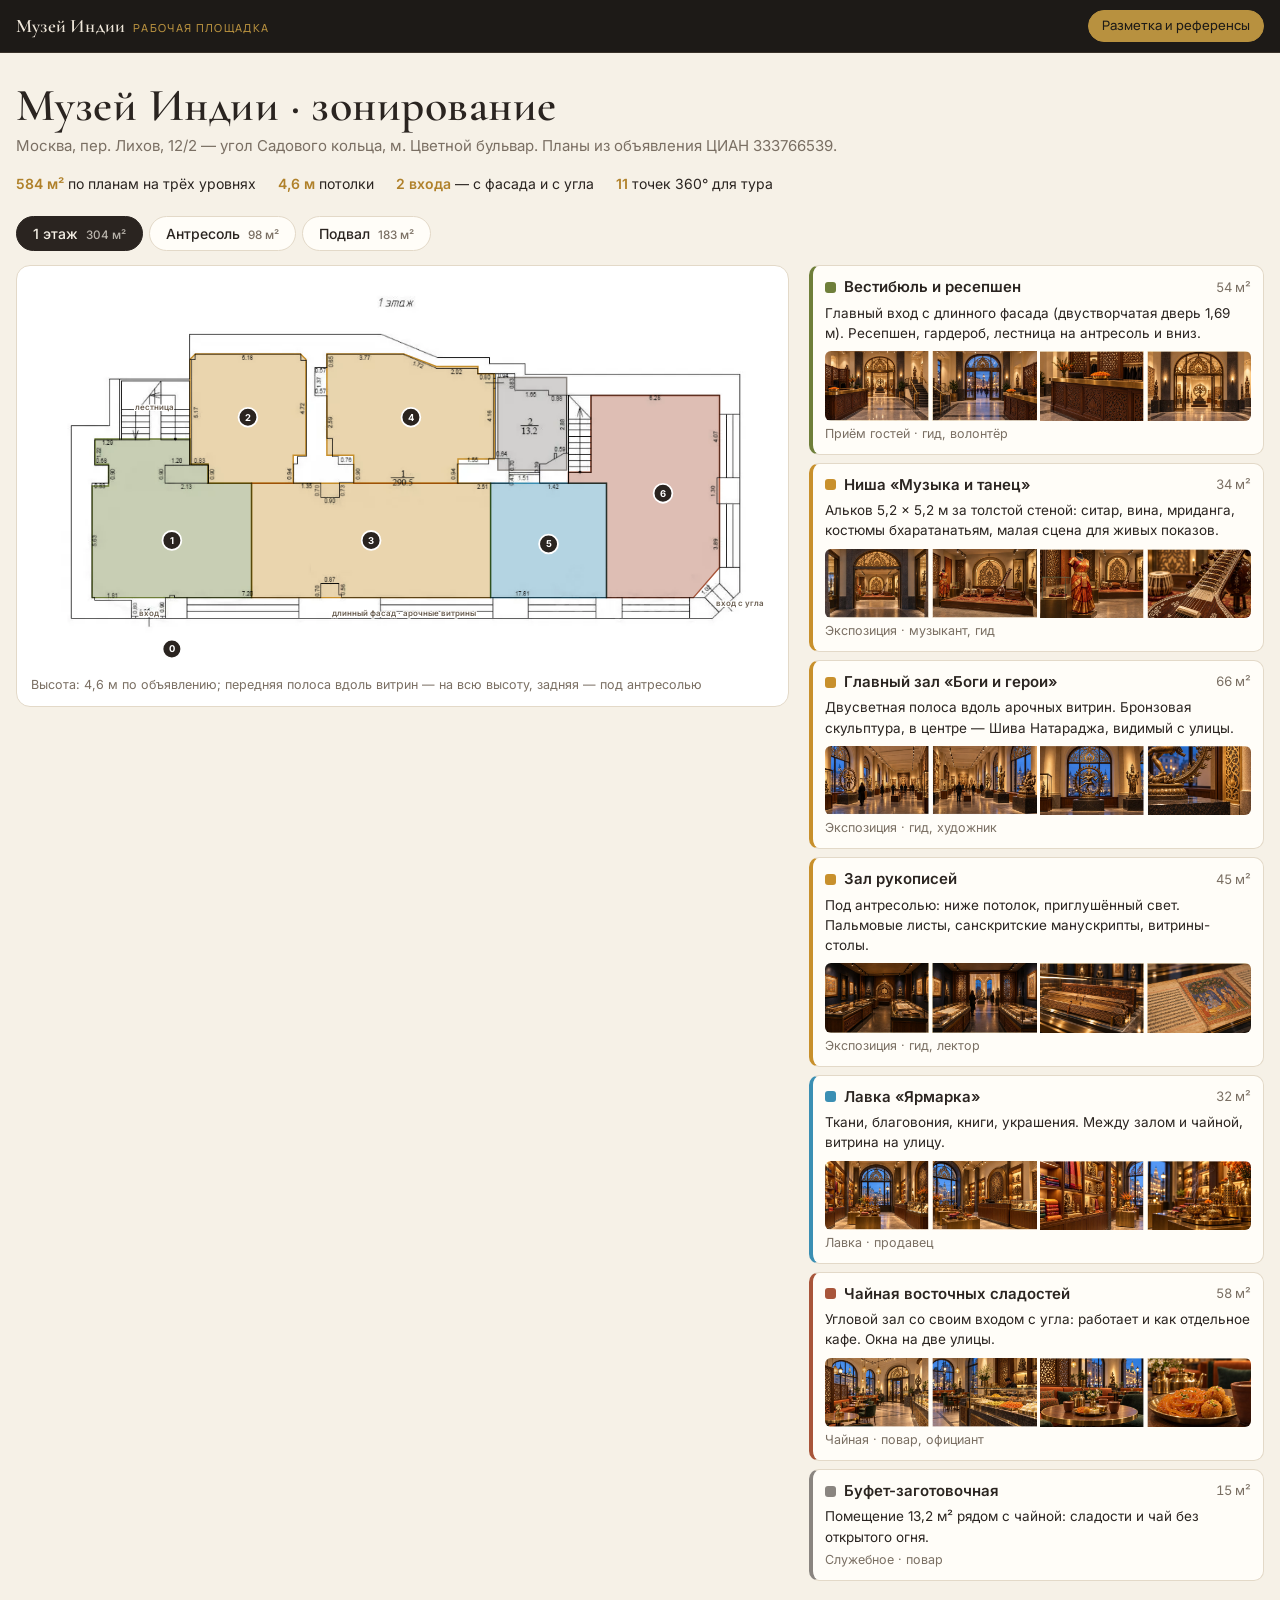
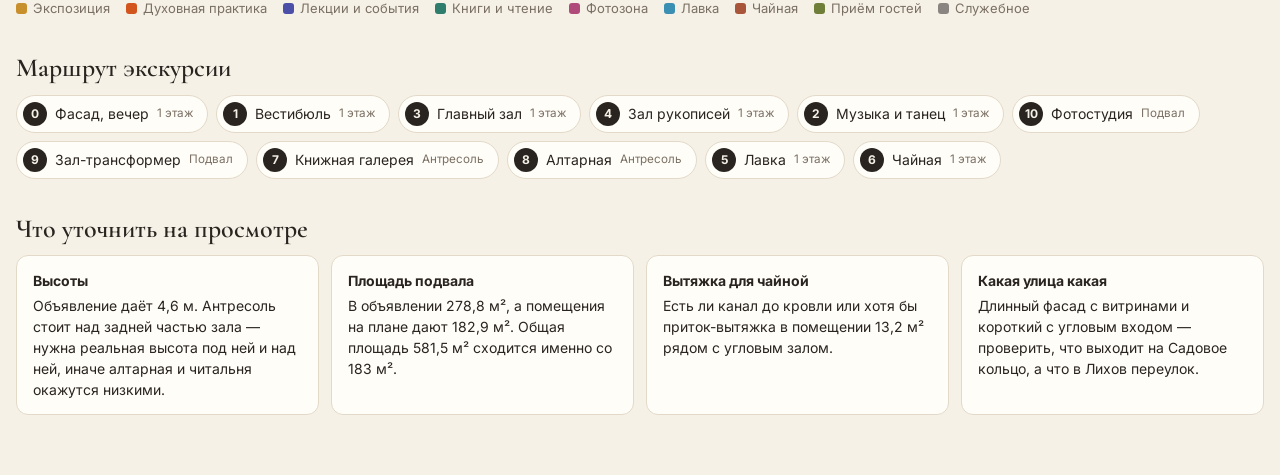
<file: razmetka/index.html>
<!doctype html>
<html lang="ru"><head><meta charset="utf-8">
<meta name="viewport" content="width=device-width,initial-scale=1">
<title>Зонирование · Лихов 12/2</title>
<link rel="preconnect" href="https://fonts.googleapis.com">
<link href="https://fonts.googleapis.com/css2?family=Cormorant+Garamond:wght@500;600&family=Inter:wght@400;500;600&display=swap" rel="stylesheet">
<style>
:root{--bg:#f6f1e7;--card:#fffdf8;--ink:#2a2420;--mute:#7a6f63;--line:#e3d9c8;--gold:#b0812a}
@media (prefers-color-scheme:dark){:root:not([data-theme="light"]){--bg:#1b1815;--card:#24201c;--ink:#efe7da;--mute:#a89c8c;--line:#3a332c;--gold:#d9a94a}}
:root[data-theme="dark"]{--bg:#1b1815;--card:#24201c;--ink:#efe7da;--mute:#a89c8c;--line:#3a332c;--gold:#d9a94a}
*{box-sizing:border-box}
body{margin:0;background:var(--bg);color:var(--ink);font:15px/1.5 Inter,system-ui,sans-serif}
.wrap{max-width:1280px;margin:0 auto;padding:28px 16px 60px}
header h1{font:600 clamp(30px,4vw,46px)/1.05 "Cormorant Garamond",serif;margin:0 0 6px;letter-spacing:.01em}
header p{margin:0;color:var(--mute)}
.facts{display:flex;flex-wrap:wrap;gap:8px 22px;margin:16px 0 22px;font-size:14px}
.facts b{color:var(--gold);font-weight:600}
.tabs{display:flex;gap:6px;flex-wrap:wrap;margin-bottom:14px}
.tab{border:1px solid var(--line);background:var(--card);color:var(--ink);border-radius:999px;padding:8px 16px;font:500 14px Inter,sans-serif;cursor:pointer;display:flex;gap:8px;align-items:baseline}
.tab small{color:var(--mute)}
.tab.active{background:var(--ink);color:var(--bg);border-color:var(--ink)}
.tab.active small{color:var(--bg);opacity:.7}
.level{display:none;grid-template-columns:minmax(0,1.7fr) minmax(280px,1fr);gap:20px;align-items:start}
.level.active{display:grid}
.plan-wrap{background:#fff;border:1px solid var(--line);border-radius:14px;padding:10px}
.plan{width:100%;height:auto;display:block}
.zone{fill:var(--c);fill-opacity:.38;stroke:var(--c);stroke-width:2;mix-blend-mode:multiply;transition:fill-opacity .15s;cursor:pointer}
.zone.hl{fill-opacity:.7}
.lbl{font:600 11px Inter,sans-serif;fill:#6b5f52;paint-order:stroke;stroke:#fff;stroke-width:3px}
.pt circle{fill:#2a2420;stroke:#fff;stroke-width:2.5}
.pt text{fill:#fff;font:700 13px Inter,sans-serif;pointer-events:none}
.hnote{margin:8px 4px 2px;font-size:12.5px;color:#7a6f63}
.legend{list-style:none;margin:0;padding:0;display:flex;flex-direction:column;gap:8px}
.lz{background:var(--card);border:1px solid var(--line);border-left:4px solid var(--c);border-radius:10px;padding:10px 12px;cursor:default}
.lz.hl{border-color:var(--c)}
.lz-head{display:flex;align-items:center;gap:8px}
.lz-head b{font-weight:600;flex:1}
.lz p{margin:4px 0 0;font-size:13.5px}
.lz .meta{color:var(--mute);font-size:12.5px}
.ar{font-variant-numeric:tabular-nums;color:var(--mute);font-size:13px;white-space:nowrap}
.sw{width:11px;height:11px;border-radius:3px;background:var(--c);display:inline-block;flex:none}
.kinds{display:flex;flex-wrap:wrap;gap:6px 16px;margin:18px 0 0;font-size:13px;color:var(--mute)}
.kd{display:inline-flex;align-items:center;gap:6px}
h2{font:600 26px/1.1 "Cormorant Garamond",serif;margin:36px 0 12px}
.route{list-style:none;padding:0;margin:0;display:flex;flex-wrap:wrap;gap:8px}
.route li{background:var(--card);border:1px solid var(--line);border-radius:999px;padding:6px 14px 6px 6px;display:flex;align-items:center;gap:8px;font-size:14px}
.route li small{color:var(--mute)}
.pn{background:var(--ink);color:var(--bg);width:24px;height:24px;border-radius:50%;display:inline-grid;place-items:center;font:700 12px Inter,sans-serif}
.notes{display:grid;grid-template-columns:repeat(auto-fit,minmax(260px,1fr));gap:12px}
.note{background:var(--card);border:1px solid var(--line);border-radius:12px;padding:14px 16px;font-size:14px}
.note b{display:block;margin-bottom:4px}
.refs{display:grid;grid-template-columns:repeat(4,1fr);gap:3px;margin-top:8px;border-radius:6px;overflow:hidden}
.refs button{border:0;padding:0;aspect-ratio:3/2;background-size:200% 200%;cursor:zoom-in}
.lb{position:fixed;inset:0;z-index:50;background:rgba(14,12,10,.92);display:flex;flex-direction:column;align-items:center;justify-content:center;gap:10px;padding:16px}
.lb[hidden]{display:none}
.lb-img{width:min(92vw,calc(78vh*1.5));aspect-ratio:3/2;background-size:200% 200%;background-repeat:no-repeat;border-radius:6px}
.lb-img.whole{background-size:100% 100%}
.lb-row{display:flex;gap:8px;flex-wrap:wrap;justify-content:center;color:#efe7da}
.lb-row button{border:1px solid rgba(239,231,218,.35);background:transparent;color:#efe7da;font:500 14px Inter,sans-serif;padding:7px 14px;border-radius:8px;cursor:pointer}
.lb-row button[aria-pressed="true"]{background:#efe7da;color:#1c1b19}
@media (max-width:860px){.level.active{grid-template-columns:1fr}}
</style><link href="https://fonts.googleapis.com/css2?family=Manrope:wght@400;500;600&display=swap" rel="stylesheet"><link rel="stylesheet" href="../assets/hub.css"></head><body><nav class="hub" aria-label="Режимы просмотра">
<a class="hub-brand" href="../index.html">Музей Индии <span>рабочая площадка</span></a>
<div class="hub-modes"><a href="../razmetka/index.html" aria-current="page">Разметка и референсы</a></div>
</nav><div class="wrap">
<header>
<h1>Музей Индии · зонирование</h1>
<p>Москва, пер. Лихов, 12/2 — угол Садового кольца, м. Цветной бульвар. Планы из объявления ЦИАН 333766539.</p>
<div class="facts"><span><b>584 м²</b> по планам на трёх уровнях</span><span><b>4,6 м</b> потолки</span><span><b>2 входа</b> — с фасада и с угла</span><span><b>11</b> точек 360° для тура</span></div>
</header>
<div class="tabs"><button class="tab active" data-l="floor1">1 этаж<small>304 м²</small></button><button class="tab" data-l="antresol">Антресоль<small>98 м²</small></button><button class="tab" data-l="podval">Подвал<small>183 м²</small></button></div>
<section class="level active" id="floor1"><div class="plan-wrap"><svg viewBox="0 0 1037 540" class="plan" role="img" aria-label="1 этаж"><image href="../assets/plans/floor1.jpg" width="1037" height="540"/><polygon class="zone" data-z="vestibul" points="90,444 310,444 310,286 250,286 250,260 225,260 225,225 94,225 94,260 112.5,260 112.5,290 90,290" style="--c:#6f7f3a"/><polygon class="zone" data-z="muzyka" points="232.5,107.5 377.5,107.5 385,115 385,247.5 367.5,247.5 367.5,286 250,286 250,260 225,260 225,115" style="--c:#c8902c"/><polygon class="zone" data-z="glavny" points="310,444 640,444 640,286 310,286" style="--c:#c8902c"/><polygon class="zone" data-z="rukopisi" points="414,107.5 520,107.5 565,125 622.5,125 622.5,135 645,135 645,252.5 595,252.5 595,286 451,286 451,247.5 414,247.5" style="--c:#c8902c"/><polygon class="zone" data-z="lavka" points="640,444 800,444 800,286 640,286" style="--c:#3b8fb3"/><polygon class="zone" data-z="chaynaya" points="800,444 920,444 956,402.5 956,165 778.5,165 778.5,271 747.5,271 747.5,286 800,286" style="--c:#a8553a"/><polygon class="zone" data-z="bufet" points="650,140 745,140 745,268 650,268" style="--c:#8a8580"/><text class="lbl" x="520" y="470" text-anchor="middle">длинный фасад · арочные витрины</text><text class="lbl" x="168" y="470" text-anchor="middle">вход</text><text class="lbl" x="985" y="455" text-anchor="middle">вход с угла</text><text class="lbl" x="176" y="185" text-anchor="middle">лестница</text><g class="pt"><title>360° · Фасад, вечер</title><circle cx="200" cy="515" r="13"/><text x="200" y="519.5" text-anchor="middle">0</text></g><g class="pt"><title>360° · Вестибюль</title><circle cx="200" cy="365" r="13"/><text x="200" y="369.5" text-anchor="middle">1</text></g><g class="pt"><title>360° · Музыка и танец</title><circle cx="305" cy="195" r="13"/><text x="305" y="199.5" text-anchor="middle">2</text></g><g class="pt"><title>360° · Главный зал</title><circle cx="475" cy="365" r="13"/><text x="475" y="369.5" text-anchor="middle">3</text></g><g class="pt"><title>360° · Зал рукописей</title><circle cx="530" cy="195" r="13"/><text x="530" y="199.5" text-anchor="middle">4</text></g><g class="pt"><title>360° · Лавка</title><circle cx="720" cy="370" r="13"/><text x="720" y="374.5" text-anchor="middle">5</text></g><g class="pt"><title>360° · Чайная</title><circle cx="878" cy="300" r="13"/><text x="878" y="304.5" text-anchor="middle">6</text></g></svg><p class="hnote">Высота: 4,6 м по объявлению; передняя полоса вдоль витрин — на всю высоту, задняя — под антресолью</p></div><ol class="legend"><li class="lz" data-z="vestibul" style="--c:#6f7f3a"><div class="lz-head"><span class="sw"></span><b>Вестибюль и ресепшен</b><span class="ar">54 м²</span></div><p>Главный вход с длинного фасада (двустворчатая дверь 1,69 м). Ресепшен, гардероб, лестница на антресоль и вниз.</p><div class="refs"><button style="background-image:url('../assets/referensy/vestibul.jpg');background-position:0% 0%" data-ref="../assets/referensy/vestibul.jpg" data-i="1" data-name="Вестибюль и ресепшен" aria-label="Ракурс 1"></button><button style="background-image:url('../assets/referensy/vestibul.jpg');background-position:100% 0%" data-ref="../assets/referensy/vestibul.jpg" data-i="2" data-name="Вестибюль и ресепшен" aria-label="Ракурс 2"></button><button style="background-image:url('../assets/referensy/vestibul.jpg');background-position:0% 100%" data-ref="../assets/referensy/vestibul.jpg" data-i="3" data-name="Вестибюль и ресепшен" aria-label="Ракурс 3"></button><button style="background-image:url('../assets/referensy/vestibul.jpg');background-position:100% 100%" data-ref="../assets/referensy/vestibul.jpg" data-i="4" data-name="Вестибюль и ресепшен" aria-label="Ракурс 4"></button></div><p class="meta">Приём гостей · гид, волонтёр</p></li><li class="lz" data-z="muzyka" style="--c:#c8902c"><div class="lz-head"><span class="sw"></span><b>Ниша «Музыка и танец»</b><span class="ar">34 м²</span></div><p>Альков 5,2 × 5,2 м за толстой стеной: ситар, вина, мриданга, костюмы бхаратанатьям, малая сцена для живых показов.</p><div class="refs"><button style="background-image:url('../assets/referensy/muzyka.jpg');background-position:0% 0%" data-ref="../assets/referensy/muzyka.jpg" data-i="1" data-name="Ниша «Музыка и танец»" aria-label="Ракурс 1"></button><button style="background-image:url('../assets/referensy/muzyka.jpg');background-position:100% 0%" data-ref="../assets/referensy/muzyka.jpg" data-i="2" data-name="Ниша «Музыка и танец»" aria-label="Ракурс 2"></button><button style="background-image:url('../assets/referensy/muzyka.jpg');background-position:0% 100%" data-ref="../assets/referensy/muzyka.jpg" data-i="3" data-name="Ниша «Музыка и танец»" aria-label="Ракурс 3"></button><button style="background-image:url('../assets/referensy/muzyka.jpg');background-position:100% 100%" data-ref="../assets/referensy/muzyka.jpg" data-i="4" data-name="Ниша «Музыка и танец»" aria-label="Ракурс 4"></button></div><p class="meta">Экспозиция · музыкант, гид</p></li><li class="lz" data-z="glavny" style="--c:#c8902c"><div class="lz-head"><span class="sw"></span><b>Главный зал «Боги и герои»</b><span class="ar">66 м²</span></div><p>Двусветная полоса вдоль арочных витрин. Бронзовая скульптура, в центре — Шива Натараджа, видимый с улицы.</p><div class="refs"><button style="background-image:url('../assets/referensy/glavny.jpg');background-position:0% 0%" data-ref="../assets/referensy/glavny.jpg" data-i="1" data-name="Главный зал «Боги и герои»" aria-label="Ракурс 1"></button><button style="background-image:url('../assets/referensy/glavny.jpg');background-position:100% 0%" data-ref="../assets/referensy/glavny.jpg" data-i="2" data-name="Главный зал «Боги и герои»" aria-label="Ракурс 2"></button><button style="background-image:url('../assets/referensy/glavny.jpg');background-position:0% 100%" data-ref="../assets/referensy/glavny.jpg" data-i="3" data-name="Главный зал «Боги и герои»" aria-label="Ракурс 3"></button><button style="background-image:url('../assets/referensy/glavny.jpg');background-position:100% 100%" data-ref="../assets/referensy/glavny.jpg" data-i="4" data-name="Главный зал «Боги и герои»" aria-label="Ракурс 4"></button></div><p class="meta">Экспозиция · гид, художник</p></li><li class="lz" data-z="rukopisi" style="--c:#c8902c"><div class="lz-head"><span class="sw"></span><b>Зал рукописей</b><span class="ar">45 м²</span></div><p>Под антресолью: ниже потолок, приглушённый свет. Пальмовые листы, санскритские манускрипты, витрины-столы.</p><div class="refs"><button style="background-image:url('../assets/referensy/rukopisi.jpg');background-position:0% 0%" data-ref="../assets/referensy/rukopisi.jpg" data-i="1" data-name="Зал рукописей" aria-label="Ракурс 1"></button><button style="background-image:url('../assets/referensy/rukopisi.jpg');background-position:100% 0%" data-ref="../assets/referensy/rukopisi.jpg" data-i="2" data-name="Зал рукописей" aria-label="Ракурс 2"></button><button style="background-image:url('../assets/referensy/rukopisi.jpg');background-position:0% 100%" data-ref="../assets/referensy/rukopisi.jpg" data-i="3" data-name="Зал рукописей" aria-label="Ракурс 3"></button><button style="background-image:url('../assets/referensy/rukopisi.jpg');background-position:100% 100%" data-ref="../assets/referensy/rukopisi.jpg" data-i="4" data-name="Зал рукописей" aria-label="Ракурс 4"></button></div><p class="meta">Экспозиция · гид, лектор</p></li><li class="lz" data-z="lavka" style="--c:#3b8fb3"><div class="lz-head"><span class="sw"></span><b>Лавка «Ярмарка»</b><span class="ar">32 м²</span></div><p>Ткани, благовония, книги, украшения. Между залом и чайной, витрина на улицу.</p><div class="refs"><button style="background-image:url('../assets/referensy/lavka.jpg');background-position:0% 0%" data-ref="../assets/referensy/lavka.jpg" data-i="1" data-name="Лавка «Ярмарка»" aria-label="Ракурс 1"></button><button style="background-image:url('../assets/referensy/lavka.jpg');background-position:100% 0%" data-ref="../assets/referensy/lavka.jpg" data-i="2" data-name="Лавка «Ярмарка»" aria-label="Ракурс 2"></button><button style="background-image:url('../assets/referensy/lavka.jpg');background-position:0% 100%" data-ref="../assets/referensy/lavka.jpg" data-i="3" data-name="Лавка «Ярмарка»" aria-label="Ракурс 3"></button><button style="background-image:url('../assets/referensy/lavka.jpg');background-position:100% 100%" data-ref="../assets/referensy/lavka.jpg" data-i="4" data-name="Лавка «Ярмарка»" aria-label="Ракурс 4"></button></div><p class="meta">Лавка · продавец</p></li><li class="lz" data-z="chaynaya" style="--c:#a8553a"><div class="lz-head"><span class="sw"></span><b>Чайная восточных сладостей</b><span class="ar">58 м²</span></div><p>Угловой зал со своим входом с угла: работает и как отдельное кафе. Окна на две улицы.</p><div class="refs"><button style="background-image:url('../assets/referensy/chaynaya.jpg');background-position:0% 0%" data-ref="../assets/referensy/chaynaya.jpg" data-i="1" data-name="Чайная восточных сладостей" aria-label="Ракурс 1"></button><button style="background-image:url('../assets/referensy/chaynaya.jpg');background-position:100% 0%" data-ref="../assets/referensy/chaynaya.jpg" data-i="2" data-name="Чайная восточных сладостей" aria-label="Ракурс 2"></button><button style="background-image:url('../assets/referensy/chaynaya.jpg');background-position:0% 100%" data-ref="../assets/referensy/chaynaya.jpg" data-i="3" data-name="Чайная восточных сладостей" aria-label="Ракурс 3"></button><button style="background-image:url('../assets/referensy/chaynaya.jpg');background-position:100% 100%" data-ref="../assets/referensy/chaynaya.jpg" data-i="4" data-name="Чайная восточных сладостей" aria-label="Ракурс 4"></button></div><p class="meta">Чайная · повар, официант</p></li><li class="lz" data-z="bufet" style="--c:#8a8580"><div class="lz-head"><span class="sw"></span><b>Буфет-заготовочная</b><span class="ar">15 м²</span></div><p>Помещение 13,2 м² рядом с чайной: сладости и чай без открытого огня.</p><p class="meta">Служебное · повар</p></li></ol></section><section class="level" id="antresol"><div class="plan-wrap"><svg viewBox="0 0 841 540" class="plan" role="img" aria-label="Антресоль"><image href="../assets/plans/antresol.jpg" width="841" height="540"/><polygon class="zone" data-z="altar" points="232.5,200 380,200 380,222.5 387.5,222.5 387.5,315 365,342.5 232.5,342.5" style="--c:#d2551e"/><polygon class="zone" data-z="biblioteka" points="410,200 512.5,200 570,225 685,225 685,245 710,245 710,342.5 427.5,342.5 427.5,332.5 415,322.5 415,252.5 410,252.5" style="--c:#2f7d6d"/><polygon class="zone" data-z="antr_sluzh" points="107.5,175 178,175 203,197 232.5,197 232.5,230 107.5,230" style="--c:#8a8580"/><text class="lbl" x="470" y="185" text-anchor="middle">окна во двор</text><text class="lbl" x="470" y="362" text-anchor="middle">край антресоли · вид на главный зал</text><g class="pt"><title>360° · Книжная галерея</title><circle cx="560" cy="290" r="13"/><text x="560" y="294.5" text-anchor="middle">7</text></g><g class="pt"><title>360° · Алтарная</title><circle cx="305" cy="275" r="13"/><text x="305" y="279.5" text-anchor="middle">8</text></g></svg><p class="hnote">Высота: над задней частью зала; высоту уточнить на просмотре</p></div><ol class="legend"><li class="lz" data-z="altar" style="--c:#d2551e"><div class="lz-head"><span class="sw"></span><b>Алтарная комната</b><span class="ar">33 м²</span></div><p>31,1 м² над нишей музыки: уединённо, окна во двор, подъём по лестнице как переход в тишину. Кульминация маршрута.</p><div class="refs"><button style="background-image:url('../assets/referensy/altar.jpg');background-position:0% 0%" data-ref="../assets/referensy/altar.jpg" data-i="1" data-name="Алтарная комната" aria-label="Ракурс 1"></button><button style="background-image:url('../assets/referensy/altar.jpg');background-position:100% 0%" data-ref="../assets/referensy/altar.jpg" data-i="2" data-name="Алтарная комната" aria-label="Ракурс 2"></button><button style="background-image:url('../assets/referensy/altar.jpg');background-position:0% 100%" data-ref="../assets/referensy/altar.jpg" data-i="3" data-name="Алтарная комната" aria-label="Ракурс 3"></button><button style="background-image:url('../assets/referensy/altar.jpg');background-position:100% 100%" data-ref="../assets/referensy/altar.jpg" data-i="4" data-name="Алтарная комната" aria-label="Ракурс 4"></button></div><p class="meta">Духовная практика · пуджари</p></li><li class="lz" data-z="biblioteka" style="--c:#2f7d6d"><div class="lz-head"><span class="sw"></span><b>Книжная галерея-читальня</b><span class="ar">56 м²</span></div><p>53,1 м² над залом рукописей. Стеллажи вдоль окон, кресла, балюстрада с видом на главный зал.</p><div class="refs"><button style="background-image:url('../assets/referensy/biblioteka.jpg');background-position:0% 0%" data-ref="../assets/referensy/biblioteka.jpg" data-i="1" data-name="Книжная галерея-читальня" aria-label="Ракурс 1"></button><button style="background-image:url('../assets/referensy/biblioteka.jpg');background-position:100% 0%" data-ref="../assets/referensy/biblioteka.jpg" data-i="2" data-name="Книжная галерея-читальня" aria-label="Ракурс 2"></button><button style="background-image:url('../assets/referensy/biblioteka.jpg');background-position:0% 100%" data-ref="../assets/referensy/biblioteka.jpg" data-i="3" data-name="Книжная галерея-читальня" aria-label="Ракурс 3"></button><button style="background-image:url('../assets/referensy/biblioteka.jpg');background-position:100% 100%" data-ref="../assets/referensy/biblioteka.jpg" data-i="4" data-name="Книжная галерея-читальня" aria-label="Ракурс 4"></button></div><p class="meta">Книги и чтение · продавец, волонтёр</p></li><li class="lz" data-z="antr_sluzh" style="--c:#8a8580"><div class="lz-head"><span class="sw"></span><b>Площадки и подсобки</b><span class="ar">9 м²</span></div><p>Помещения 7,6 и 5,9 м² у левой лестницы: хранение для алтаря, облачения.</p><p class="meta">Служебное</p></li></ol></section><section class="level" id="podval"><div class="plan-wrap"><svg viewBox="0 0 973 540" class="plan" role="img" aria-label="Подвал"><image href="../assets/plans/podval.jpg" width="973" height="540"/><polygon class="zone" data-z="zal" points="402,266 680,266 680,180 766,180 766,276 864,276 864,385 850,410 520,410 520,340 402,340" style="--c:#4b4fa8"/><polygon class="zone" data-z="artist" points="766,180 864,180 864,276 766,276" style="--c:#8a8580"/><polygon class="zone" data-z="foto" points="238,302 344,302 378,338 400,338 400,392 238,392" style="--c:#b04a7a"/><polygon class="zone" data-z="foto" points="112,348 238,348 238,392 120,392 120,378 112,378" style="--c:#b04a7a"/><polygon class="zone" data-z="garderob" points="96,274 400,274 400,338 378,338 344,302 238,302 238,348 112,348 112,336 96,336" style="--c:#8a8580"/><polygon class="zone" data-z="wc" points="566,172 680,172 680,258 566,258" style="--c:#8a8580"/><polygon class="zone" data-z="fondy" points="402,340 520,340 520,410 504,410 504,422 470,422 470,410 458,410 458,390 402,390" style="--c:#8a8580"/><text class="lbl" x="175" y="150" text-anchor="middle">лестница с 1 этажа</text><g class="pt"><title>360° · Зал-трансформер</title><circle cx="640" cy="340" r="13"/><text x="640" y="344.5" text-anchor="middle">9</text></g><g class="pt"><title>360° · Фотостудия</title><circle cx="300" cy="360" r="13"/><text x="300" y="364.5" text-anchor="middle">10</text></g></svg><p class="hnote">Высота: уточнить на просмотре</p></div><ol class="legend"><li class="lz" data-z="zal" style="--c:#4b4fa8"><div class="lz-head"><span class="sw"></span><b>Зал-трансформер</b><span class="ar">94 м²</span></div><p>Помещения 7 и 8 (71 + 18,4 м²) объединяются: лекции, киртаны, мантра-медитации, камерные спектакли. 50–60 мест или ковры.</p><div class="refs"><button style="background-image:url('../assets/referensy/zal.jpg');background-position:0% 0%" data-ref="../assets/referensy/zal.jpg" data-i="1" data-name="Зал-трансформер" aria-label="Ракурс 1"></button><button style="background-image:url('../assets/referensy/zal.jpg');background-position:100% 0%" data-ref="../assets/referensy/zal.jpg" data-i="2" data-name="Зал-трансформер" aria-label="Ракурс 2"></button><button style="background-image:url('../assets/referensy/zal.jpg');background-position:0% 100%" data-ref="../assets/referensy/zal.jpg" data-i="3" data-name="Зал-трансформер" aria-label="Ракурс 3"></button><button style="background-image:url('../assets/referensy/zal.jpg');background-position:100% 100%" data-ref="../assets/referensy/zal.jpg" data-i="4" data-name="Зал-трансформер" aria-label="Ракурс 4"></button></div><p class="meta">Лекции и события · лектор, музыкант</p></li><li class="lz" data-z="artist" style="--c:#8a8580"><div class="lz-head"><span class="sw"></span><b>Артистическая</b><span class="ar">14 м²</span></div><p>12,5 м² рядом со сценой: инструменты, костюмы, подготовка.</p><p class="meta">Служебное · музыкант</p></li><li class="lz" data-z="foto" style="--c:#b04a7a"><div class="lz-head"><span class="sw"></span><b>Фотостудия и примерочные</b><span class="ar">27 м²</span></div><p>Помещения 5 и 3 (17,2 + 10,6 м²): сари, украшения, студийный свет, фон-арка.</p><div class="refs"><button style="background-image:url('../assets/referensy/foto.jpg');background-position:0% 0%" data-ref="../assets/referensy/foto.jpg" data-i="1" data-name="Фотостудия и примерочные" aria-label="Ракурс 1"></button><button style="background-image:url('../assets/referensy/foto.jpg');background-position:100% 0%" data-ref="../assets/referensy/foto.jpg" data-i="2" data-name="Фотостудия и примерочные" aria-label="Ракурс 2"></button><button style="background-image:url('../assets/referensy/foto.jpg');background-position:0% 100%" data-ref="../assets/referensy/foto.jpg" data-i="3" data-name="Фотостудия и примерочные" aria-label="Ракурс 3"></button><button style="background-image:url('../assets/referensy/foto.jpg');background-position:100% 100%" data-ref="../assets/referensy/foto.jpg" data-i="4" data-name="Фотостудия и примерочные" aria-label="Ракурс 4"></button></div><p class="meta">Фотозона · стилист</p></li><li class="lz" data-z="garderob" style="--c:#8a8580"><div class="lz-head"><span class="sw"></span><b>Гардероб групп и реквизит</b><span class="ar">24 м²</span></div><p>21,6 м² у лестницы: шкафы для групп, хранение реквизита.</p><p class="meta">Служебное · волонтёр</p></li><li class="lz" data-z="wc" style="--c:#8a8580"><div class="lz-head"><span class="sw"></span><b>Санузлы</b><span class="ar">14 м²</span></div><p>10,3 + 1,8 м².</p><p class="meta">Служебное</p></li><li class="lz" data-z="fondy" style="--c:#8a8580"><div class="lz-head"><span class="sw"></span><b>Фонды</b><span class="ar">11 м²</span></div><p>10,5 м²: хранение экспонатов на ротацию.</p><p class="meta">Служебное</p></li></ol></section>
<div class="kinds"><span class="kd" style="--c:#c8902c"><span class="sw"></span>Экспозиция</span><span class="kd" style="--c:#d2551e"><span class="sw"></span>Духовная практика</span><span class="kd" style="--c:#4b4fa8"><span class="sw"></span>Лекции и события</span><span class="kd" style="--c:#2f7d6d"><span class="sw"></span>Книги и чтение</span><span class="kd" style="--c:#b04a7a"><span class="sw"></span>Фотозона</span><span class="kd" style="--c:#3b8fb3"><span class="sw"></span>Лавка</span><span class="kd" style="--c:#a8553a"><span class="sw"></span>Чайная</span><span class="kd" style="--c:#6f7f3a"><span class="sw"></span>Приём гостей</span><span class="kd" style="--c:#8a8580"><span class="sw"></span>Служебное</span></div>
<h2>Маршрут экскурсии</h2>
<ol class="route"><li><span class="pn">0</span>Фасад, вечер<small>1 этаж</small></li><li><span class="pn">1</span>Вестибюль<small>1 этаж</small></li><li><span class="pn">3</span>Главный зал<small>1 этаж</small></li><li><span class="pn">4</span>Зал рукописей<small>1 этаж</small></li><li><span class="pn">2</span>Музыка и танец<small>1 этаж</small></li><li><span class="pn">10</span>Фотостудия<small>Подвал</small></li><li><span class="pn">9</span>Зал-трансформер<small>Подвал</small></li><li><span class="pn">7</span>Книжная галерея<small>Антресоль</small></li><li><span class="pn">8</span>Алтарная<small>Антресоль</small></li><li><span class="pn">5</span>Лавка<small>1 этаж</small></li><li><span class="pn">6</span>Чайная<small>1 этаж</small></li></ol>
<h2>Что уточнить на просмотре</h2>
<div class="notes">
<div class="note"><b>Высоты</b>Объявление даёт 4,6 м. Антресоль стоит над задней частью зала — нужна реальная высота под ней и над ней, иначе алтарная и читальня окажутся низкими.</div>
<div class="note"><b>Площадь подвала</b>В объявлении 278,8 м², а помещения на плане дают 182,9 м². Общая площадь 581,5 м² сходится именно со 183 м².</div>
<div class="note"><b>Вытяжка для чайной</b>Есть ли канал до кровли или хотя бы приток-вытяжка в помещении 13,2 м² рядом с угловым залом.</div>
<div class="note"><b>Какая улица какая</b>Длинный фасад с витринами и короткий с угловым входом — проверить, что выходит на Садовое кольцо, а что в Лихов переулок.</div>
</div>
</div>
<div class="lb" id="lb" hidden><div class="lb-row"><b id="lb-t"></b></div><div class="lb-img" id="lb-img"></div>
<div class="lb-row" id="lb-tabs"></div><div class="lb-row"><button id="lb-p">← Назад</button><button id="lb-n">Дальше →</button><button id="lb-x">Закрыть · Esc</button></div></div>
<script>
const QP=["0% 0%","100% 0%","0% 100%","100% 100%"],LB={u:"",n:"",i:0},lb=document.getElementById('lb');
function drawLb(){const im=document.getElementById('lb-img');im.style.backgroundImage='url("'+LB.u+'")';im.classList.toggle('whole',LB.i===0);
  im.style.backgroundPosition=LB.i?QP[LB.i-1]:'0 0';document.getElementById('lb-t').textContent=LB.n;const tb=document.getElementById('lb-tabs');tb.innerHTML='';
  ['Весь коллаж','Ракурс 1','Ракурс 2','Ракурс 3','Ракурс 4'].forEach((n,i)=>{const b=document.createElement('button');b.textContent=n;b.setAttribute('aria-pressed',i===LB.i);b.onclick=()=>{LB.i=i;drawLb()};tb.appendChild(b)})}
document.querySelectorAll('[data-ref]').forEach(b=>b.onclick=()=>{LB.u=b.dataset.ref;LB.n=b.dataset.name;LB.i=+b.dataset.i;drawLb();lb.hidden=false});
document.getElementById('lb-x').onclick=()=>lb.hidden=true;lb.onclick=e=>{if(e.target===lb)lb.hidden=true};
document.getElementById('lb-p').onclick=()=>{LB.i=(LB.i+4)%5;drawLb()};document.getElementById('lb-n').onclick=()=>{LB.i=(LB.i+1)%5;drawLb()};
document.addEventListener('keydown',e=>{if(lb.hidden)return;if(e.key==='Escape')lb.hidden=true;if(e.key==='ArrowRight')document.getElementById('lb-n').click();if(e.key==='ArrowLeft')document.getElementById('lb-p').click()});
const show=id=>{const t=document.querySelector('.tab[data-l="'+id+'"]');if(!t)return;
  document.querySelectorAll('.tab,.level').forEach(e=>e.classList.remove('active'));
  t.classList.add('active');document.getElementById(id).classList.add('active');};
document.querySelectorAll('.tab').forEach(t=>t.onclick=()=>{show(t.dataset.l);history.replaceState(null,'','#'+t.dataset.l);});
if(location.hash)show(location.hash.slice(1));
const hl=(id,on)=>document.querySelectorAll('[data-z="'+id+'"]').forEach(e=>e.classList.toggle('hl',on));
document.querySelectorAll('[data-z]').forEach(e=>{
  e.addEventListener('mouseenter',()=>hl(e.dataset.z,true));
  e.addEventListener('mouseleave',()=>hl(e.dataset.z,false));});
</script></body></html>
</file>
<file: assets/hub.css>
/* Рабочая площадка: общая полоса-переключатель режимов. Сознательно тёмная в обеих темах. */
.hub{position:sticky;top:0;z-index:40;display:flex;flex-wrap:wrap;align-items:center;gap:8px 18px;
  padding:10px max(16px,env(safe-area-inset-left,0px)) 10px max(16px,env(safe-area-inset-right,0px));
  background:#1d1a17;color:#efe7da;font:500 14px/1.2 "Manrope",system-ui,-apple-system,"Segoe UI",sans-serif;
  border-bottom:1px solid #3a332b}
.hub a{color:inherit;text-decoration:none}
.hub-brand{display:flex;align-items:baseline;gap:8px;font:600 19px/1 "Cormorant Garamond",Georgia,serif;letter-spacing:.01em}
.hub-brand span{font:500 11px/1 "Manrope",system-ui,sans-serif;letter-spacing:.12em;text-transform:uppercase;color:#b8913f}
.hub-modes{display:flex;gap:4px;margin-left:auto;flex-wrap:wrap}
.hub-modes a{padding:7px 13px;border-radius:999px;border:1px solid #3a332b;font-size:13px;white-space:nowrap}
.hub-modes a:hover{border-color:#b8913f}
.hub-modes a[aria-current="page"]{background:#b8913f;border-color:#b8913f;color:#1d1a17}
.hub-modes a:focus-visible,.hub-brand:focus-visible{outline:2px solid #b8913f;outline-offset:2px}
@media (max-width:560px){.hub-modes{margin-left:0}}
</file>
